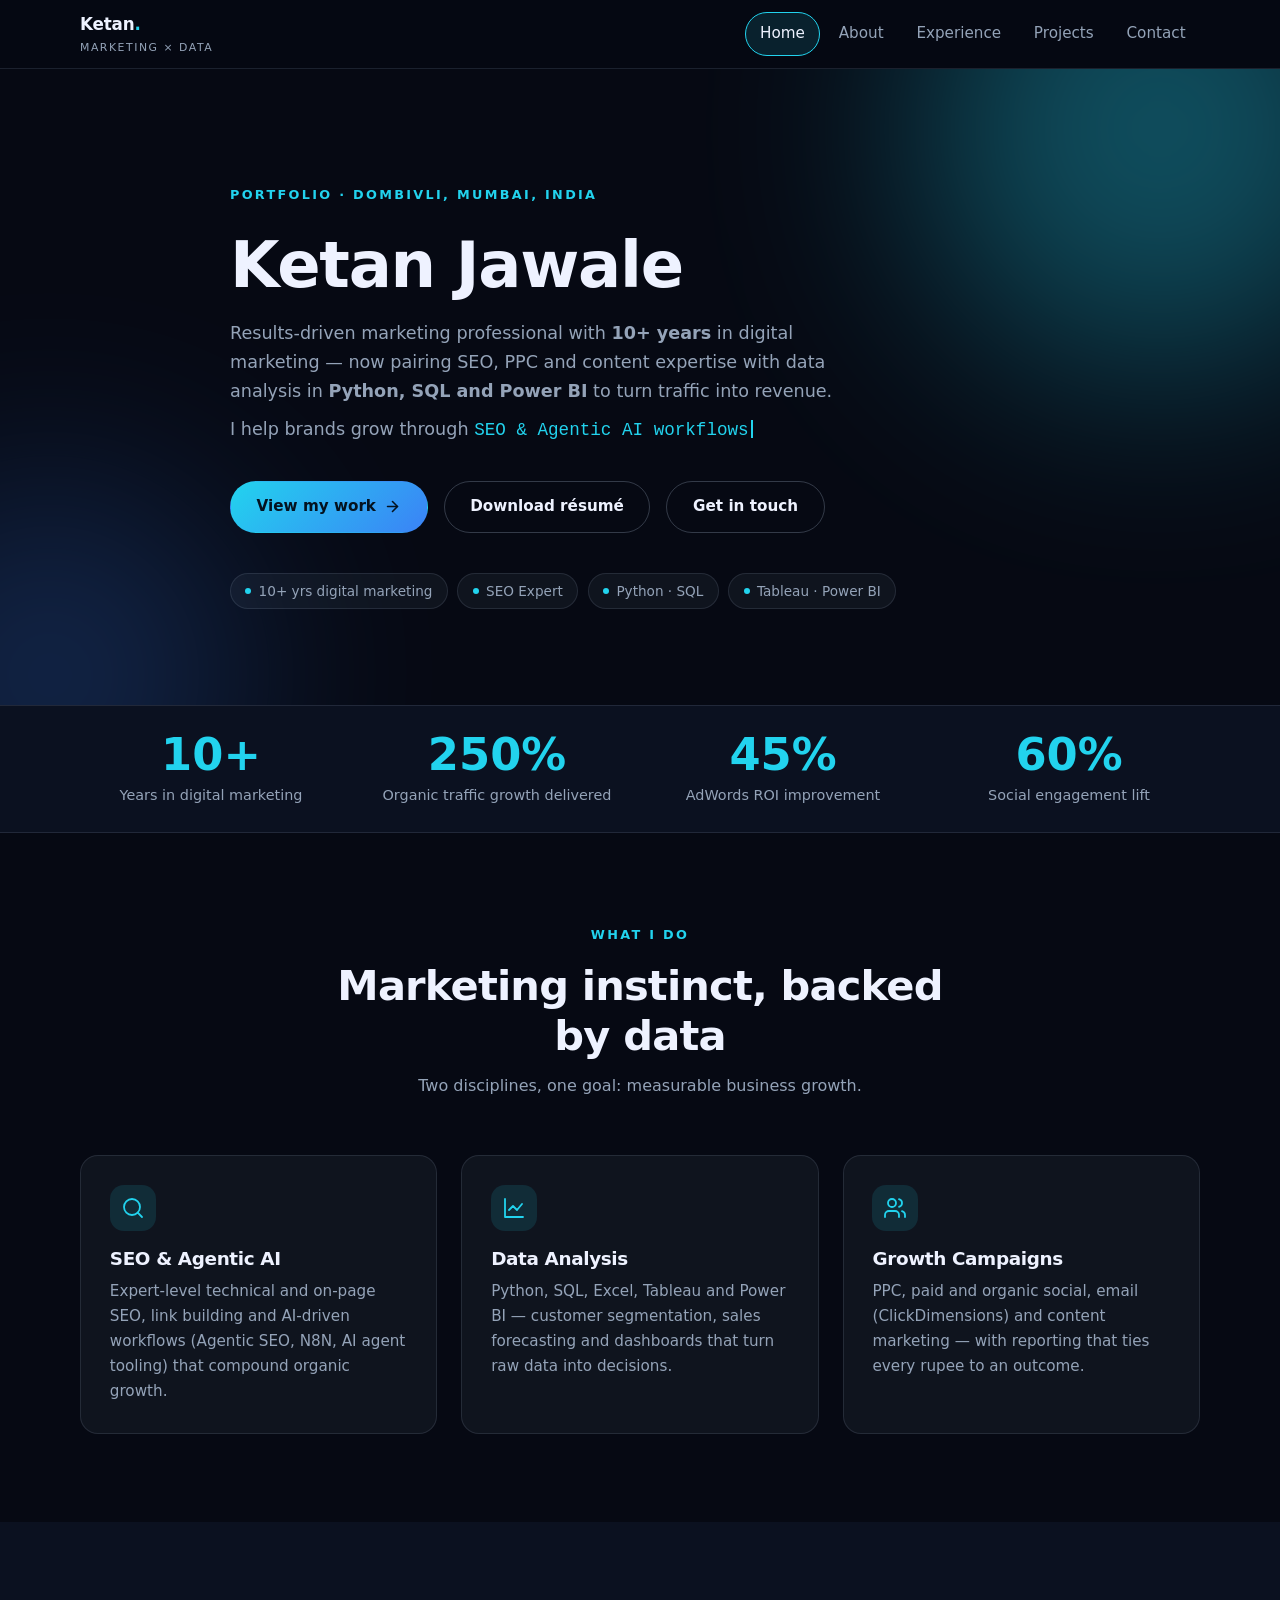
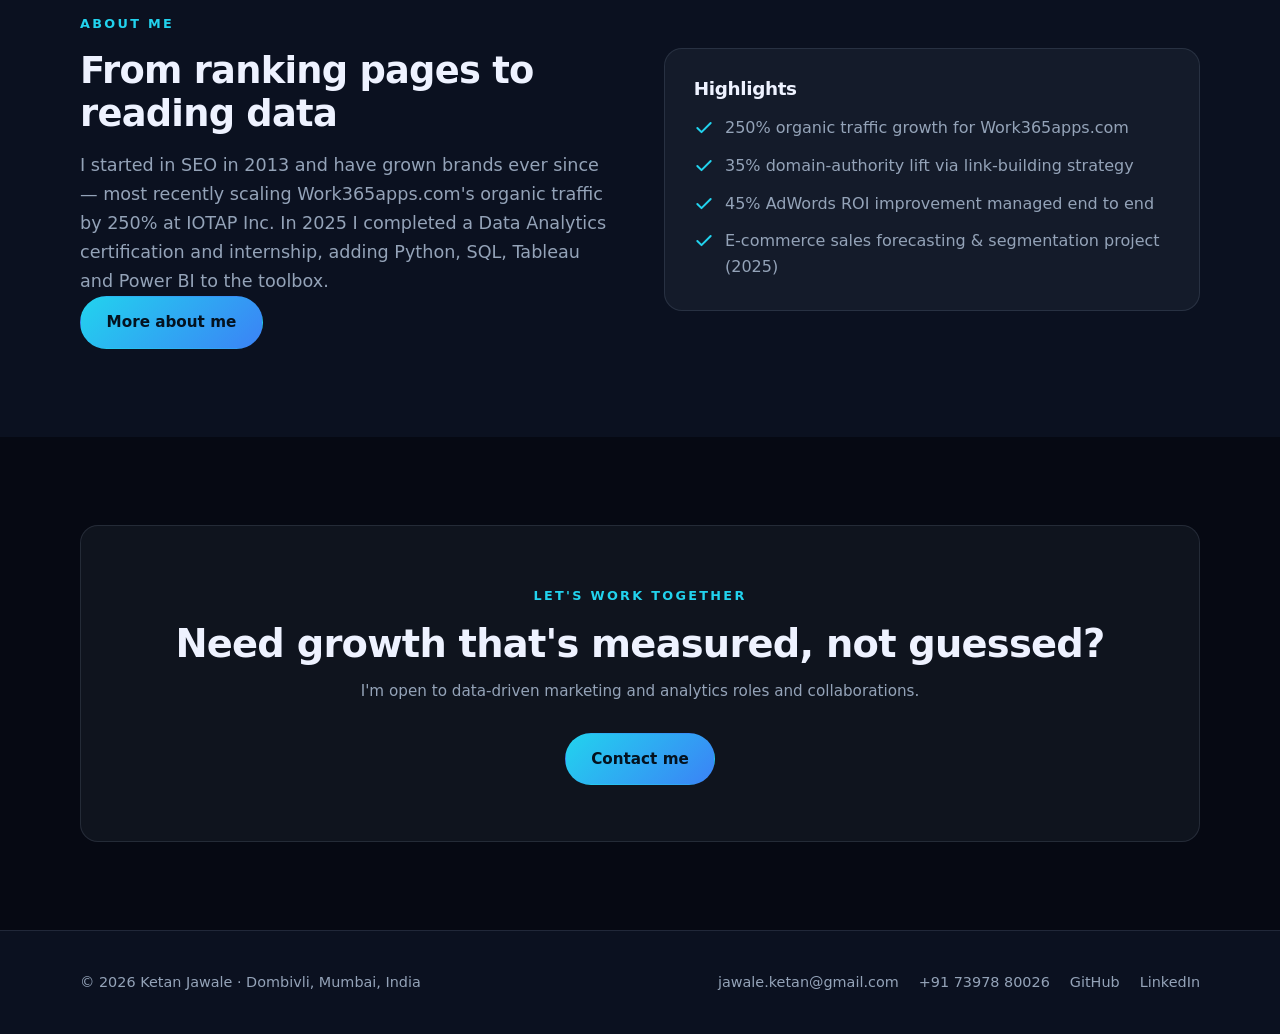
<file: index.html>
<!DOCTYPE html>
<html lang="en">
<head>
  <meta charset="UTF-8" />
  <meta name="viewport" content="width=device-width, initial-scale=1.0" />
  <title>Ketan Jawale — Digital Marketing &amp; Data Analyst</title>
  <meta name="description" content="Portfolio of Ketan Jawale — digital marketing professional with 10+ years of experience, now delivering data-driven insights with Python, SQL, Tableau and Power BI." />
  <link rel="icon" href="data:image/svg+xml,<svg xmlns='http://www.w3.org/2000/svg' viewBox='0 0 100 100'><rect width='100' height='100' rx='20' fill='%2322d3ee'/><text x='50' y='68' font-size='52' text-anchor='middle' font-family='sans-serif' font-weight='bold' fill='%2304121f'>K</text></svg>" />
  <link rel="stylesheet" href="css/style.css" />
</head>
<body>
  <!-- ================= Header ================= -->
  <header class="site-header">
    <div class="container nav">
      <a class="brand" href="index.html">
        <span>Ketan<span class="accent">.</span> &nbsp;</span>
        <span class="brand-tag">Marketing × Data</span>
      </a>
      <button class="nav-toggle" aria-expanded="false" aria-controls="nav-menu" aria-label="Toggle navigation menu">
        <span class="bar"></span>
        <span class="bar"></span>
        <span class="bar"></span>
      </button>
      <nav aria-label="Primary">
        <ul class="nav-list" id="nav-menu">
          <li><a href="index.html" aria-current="page">Home</a></li>
          <li><a href="about.html">About</a></li>
          <li><a href="experience.html">Experience</a></li>
          <li><a href="projects.html">Projects</a></li>
          <li><a href="contact.html">Contact</a></li>
        </ul>
      </nav>
    </div>
  </header>

  <main>
    <!-- ================= Hero ================= -->
    <section class="hero">
      <div class="hero-glow hero-glow-1" aria-hidden="true"></div>
      <div class="hero-glow hero-glow-2" aria-hidden="true"></div>
      <div class="container hero-inner">
        <span class="eyebrow">Portfolio · Dombivli, Mumbai, India</span>
        <h1>Ketan Jawale</h1>
        <p class="lead">
          Results-driven marketing professional with <strong>10+ years</strong> in digital marketing —
          now pairing SEO, PPC and content expertise with data analysis in
          <strong>Python, SQL and Power&nbsp;BI</strong> to turn traffic into revenue.
        </p>

        <p class="lead mt-sm" aria-hidden="true">
          I help brands grow through
          <span id="rotator" class="mono" data-words='["SEO &amp; Agentic AI workflows","PPC &amp; performance campaigns","Data analysis &amp; dashboards","Content &amp; social strategy"]'>SEO &amp; Agentic AI workflows</span><span class="cursor" aria-hidden="true"></span>
        </p>

        <div class="hero-cta">
          <a class="btn btn-primary" href="projects.html">
            View my work
            <svg viewBox="0 0 24 24" width="17" height="17" fill="none" stroke="currentColor" stroke-width="2.2" stroke-linecap="round" stroke-linejoin="round" aria-hidden="true"><path d="M5 12h14"/><path d="m12 5 7 7-7 7"/></svg>
          </a>
          <a class="btn btn-ghost" href="assets/Ketan_Jawale_Resume_Sept_2026.pdf" target="_blank" rel="noopener">Download résumé</a>
          <a class="btn btn-ghost" href="contact.html">Get in touch</a>
        </div>

        <div class="hero-tags">
          <span class="tag"><span class="dot"></span>10+ yrs digital marketing</span>
          <span class="tag"><span class="dot"></span>SEO Expert</span>
          <span class="tag"><span class="dot"></span>Python · SQL</span>
          <span class="tag"><span class="dot"></span>Tableau · Power BI</span>
        </div>
      </div>
    </section>

    <!-- ================= Stats ================= -->
    <section class="stats-band">
      <div class="container grid grid-4">
        <div class="stat reveal">
          <div class="stat-value" data-count="10" data-suffix="+">10+</div>
          <div class="stat-label">Years in digital marketing</div>
        </div>
        <div class="stat reveal">
          <div class="stat-value" data-count="250" data-suffix="%">250%</div>
          <div class="stat-label">Organic traffic growth delivered</div>
        </div>
        <div class="stat reveal">
          <div class="stat-value" data-count="45" data-suffix="%">45%</div>
          <div class="stat-label">AdWords ROI improvement</div>
        </div>
        <div class="stat reveal">
          <div class="stat-value" data-count="60" data-suffix="%">60%</div>
          <div class="stat-label">Social engagement lift</div>
        </div>
      </div>
    </section>

    <!-- ================= What I do ================= -->
    <section class="section">
      <div class="container">
        <div class="section-head reveal">
          <span class="eyebrow">What I do</span>
          <h2>Marketing instinct, backed by data</h2>
          <p>Two disciplines, one goal: measurable business growth.</p>
        </div>

        <div class="grid grid-3">
          <article class="card reveal">
            <span class="card-icon" aria-hidden="true">
              <svg viewBox="0 0 24 24" fill="none" stroke="currentColor" stroke-width="1.8" stroke-linecap="round" stroke-linejoin="round"><circle cx="11" cy="11" r="8"/><path d="m21 21-4.3-4.3"/></svg>
            </span>
            <h3>SEO &amp; Agentic AI</h3>
            <p>Expert-level technical and on-page SEO, link building and AI-driven workflows (Agentic SEO, N8N, AI agent tooling) that compound organic growth.</p>
          </article>

          <article class="card reveal">
            <span class="card-icon" aria-hidden="true">
              <svg viewBox="0 0 24 24" fill="none" stroke="currentColor" stroke-width="1.8" stroke-linecap="round" stroke-linejoin="round"><path d="M3 3v18h18"/><path d="m7 14 4-4 4 4 5-6"/></svg>
            </span>
            <h3>Data Analysis</h3>
            <p>Python, SQL, Excel, Tableau and Power BI — customer segmentation, sales forecasting and dashboards that turn raw data into decisions.</p>
          </article>

          <article class="card reveal">
            <span class="card-icon" aria-hidden="true">
              <svg viewBox="0 0 24 24" fill="none" stroke="currentColor" stroke-width="1.8" stroke-linecap="round" stroke-linejoin="round"><path d="M16 21v-2a4 4 0 0 0-4-4H6a4 4 0 0 0-4 4v2"/><circle cx="9" cy="7" r="4"/><path d="M22 21v-2a4 4 0 0 0-3-3.87"/><path d="M16 3.13a4 4 0 0 1 0 7.75"/></svg>
            </span>
            <h3>Growth Campaigns</h3>
            <p>PPC, paid and organic social, email (ClickDimensions) and content marketing — with reporting that ties every rupee to an outcome.</p>
          </article>
        </div>
      </div>
    </section>

    <!-- ================= About teaser ================= -->
    <section class="section section-alt">
      <div class="container grid grid-2 split">
        <div class="reveal">
          <span class="eyebrow">About me</span>
          <h2>From ranking pages to reading data</h2>
          <p class="lead">
            I started in SEO in 2013 and have grown brands ever since — most recently scaling
            Work365apps.com's organic traffic by 250% at IOTAP Inc. In 2025 I completed a Data
            Analytics certification and internship, adding Python, SQL, Tableau and Power BI to the toolbox.
          </p>
          <a class="btn btn-primary" href="about.html">More about me</a>
        </div>

        <div class="card reveal">
          <h3>Highlights</h3>
          <ul class="check-list">
            <li>
              <svg viewBox="0 0 24 24" fill="none" stroke="currentColor" stroke-width="2.4" stroke-linecap="round" stroke-linejoin="round" aria-hidden="true"><path d="M20 6 9 17l-5-5"/></svg>
              250% organic traffic growth for Work365apps.com
            </li>
            <li>
              <svg viewBox="0 0 24 24" fill="none" stroke="currentColor" stroke-width="2.4" stroke-linecap="round" stroke-linejoin="round" aria-hidden="true"><path d="M20 6 9 17l-5-5"/></svg>
              35% domain-authority lift via link-building strategy
            </li>
            <li>
              <svg viewBox="0 0 24 24" fill="none" stroke="currentColor" stroke-width="2.4" stroke-linecap="round" stroke-linejoin="round" aria-hidden="true"><path d="M20 6 9 17l-5-5"/></svg>
              45% AdWords ROI improvement managed end to end
            </li>
            <li>
              <svg viewBox="0 0 24 24" fill="none" stroke="currentColor" stroke-width="2.4" stroke-linecap="round" stroke-linejoin="round" aria-hidden="true"><path d="M20 6 9 17l-5-5"/></svg>
              E-commerce sales forecasting &amp; segmentation project (2025)
            </li>
          </ul>
        </div>
      </div>
    </section>

    <!-- ================= CTA band ================= -->
    <section class="section">
      <div class="container">
        <div class="card reveal cta-card">
          <span class="eyebrow">Let's work together</span>
          <h2>
            Need growth that's measured, not guessed?
          </h2>
          <p class="lead">
            I'm open to data-driven marketing and analytics roles and collaborations.
          </p>
          <a class="btn btn-primary" href="contact.html">Contact me</a>
        </div>
      </div>
    </section>
  </main>

  <!-- ================= Footer ================= -->
  <footer class="site-footer">
    <div class="container footer-inner">
      <p>© <span id="year">2026</span> Ketan Jawale · Dombivli, Mumbai, India</p>
      <div class="footer-links">
        <a href="mailto:jawale.ketan@gmail.com">jawale.ketan@gmail.com</a>
        <a href="tel:+917397880026">+91 73978 80026</a>
        <a href="https://github.com/jawaleketan" target="_blank" rel="noopener">GitHub</a>
        <a href="https://www.linkedin.com/" target="_blank" rel="noopener">LinkedIn</a>
      </div>
    </div>
  </footer>

  <script src="js/main.js"></script>
</body>
</html>
</file>
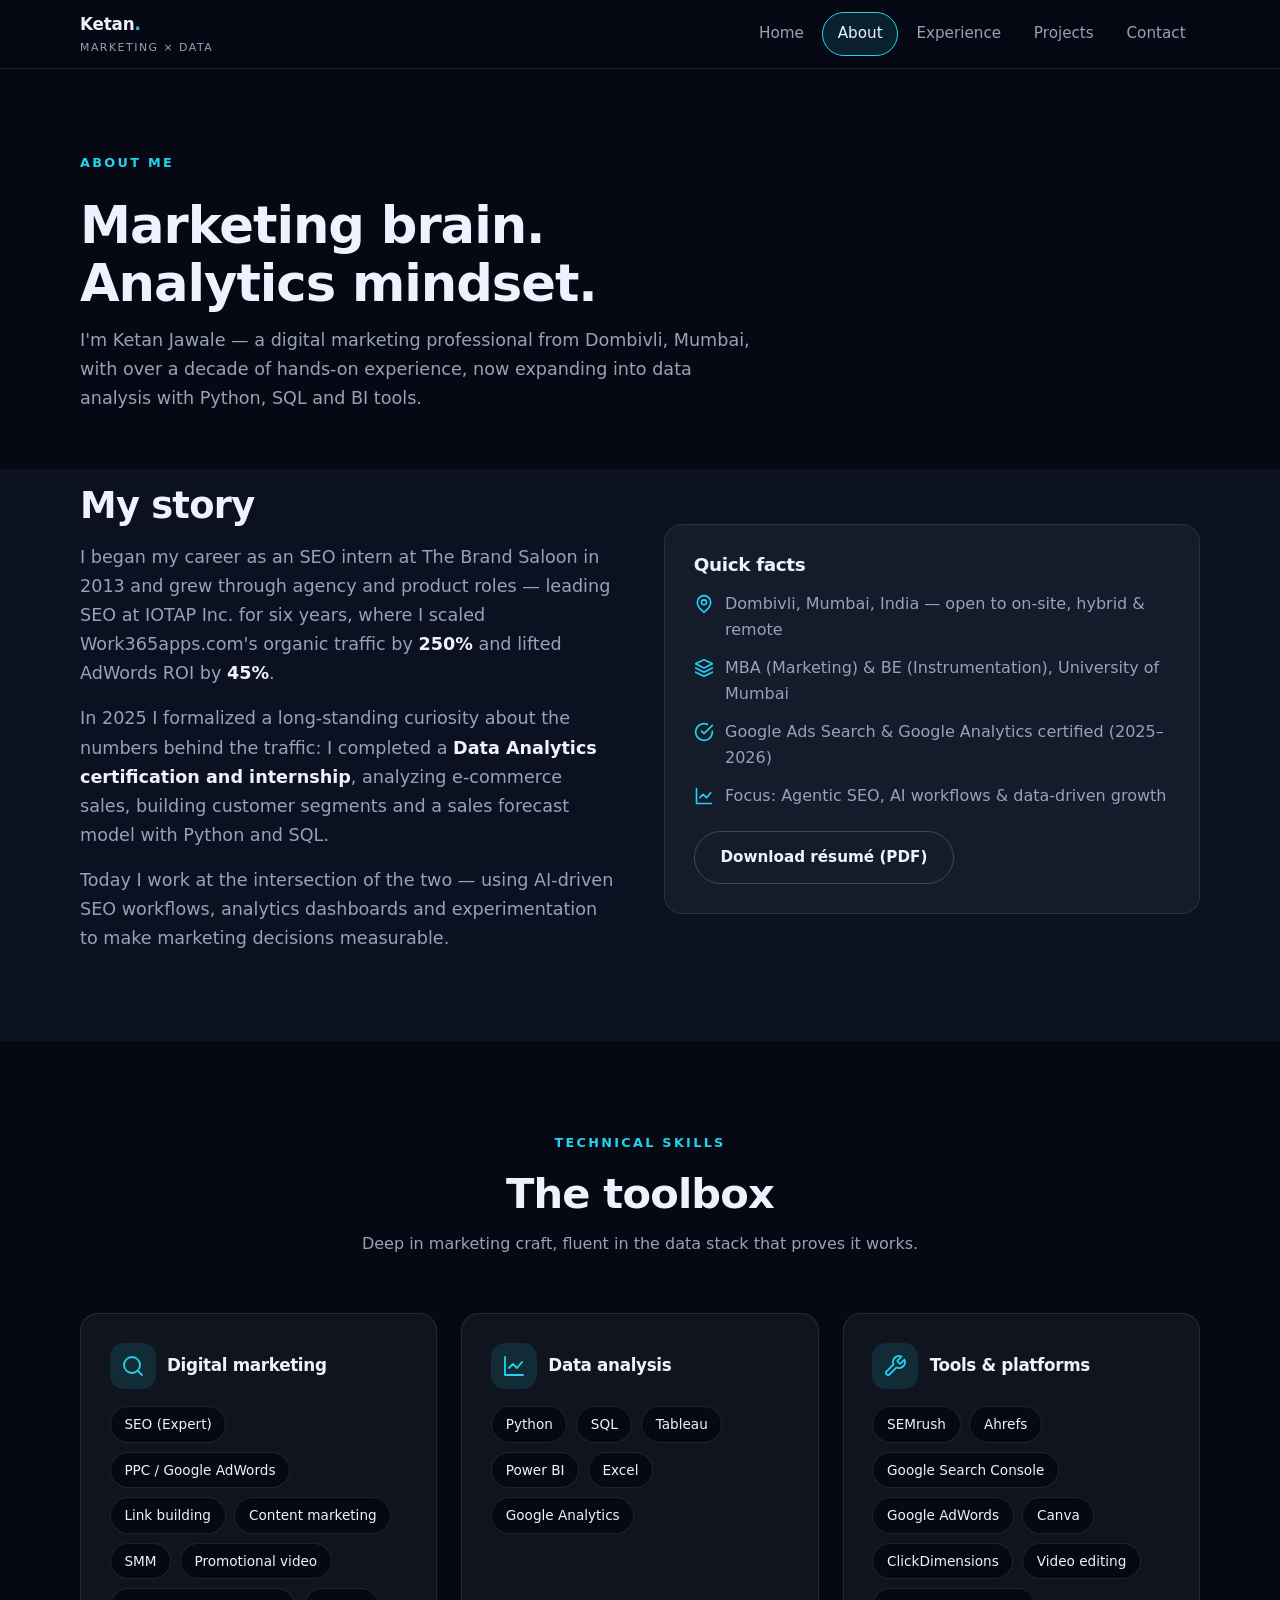
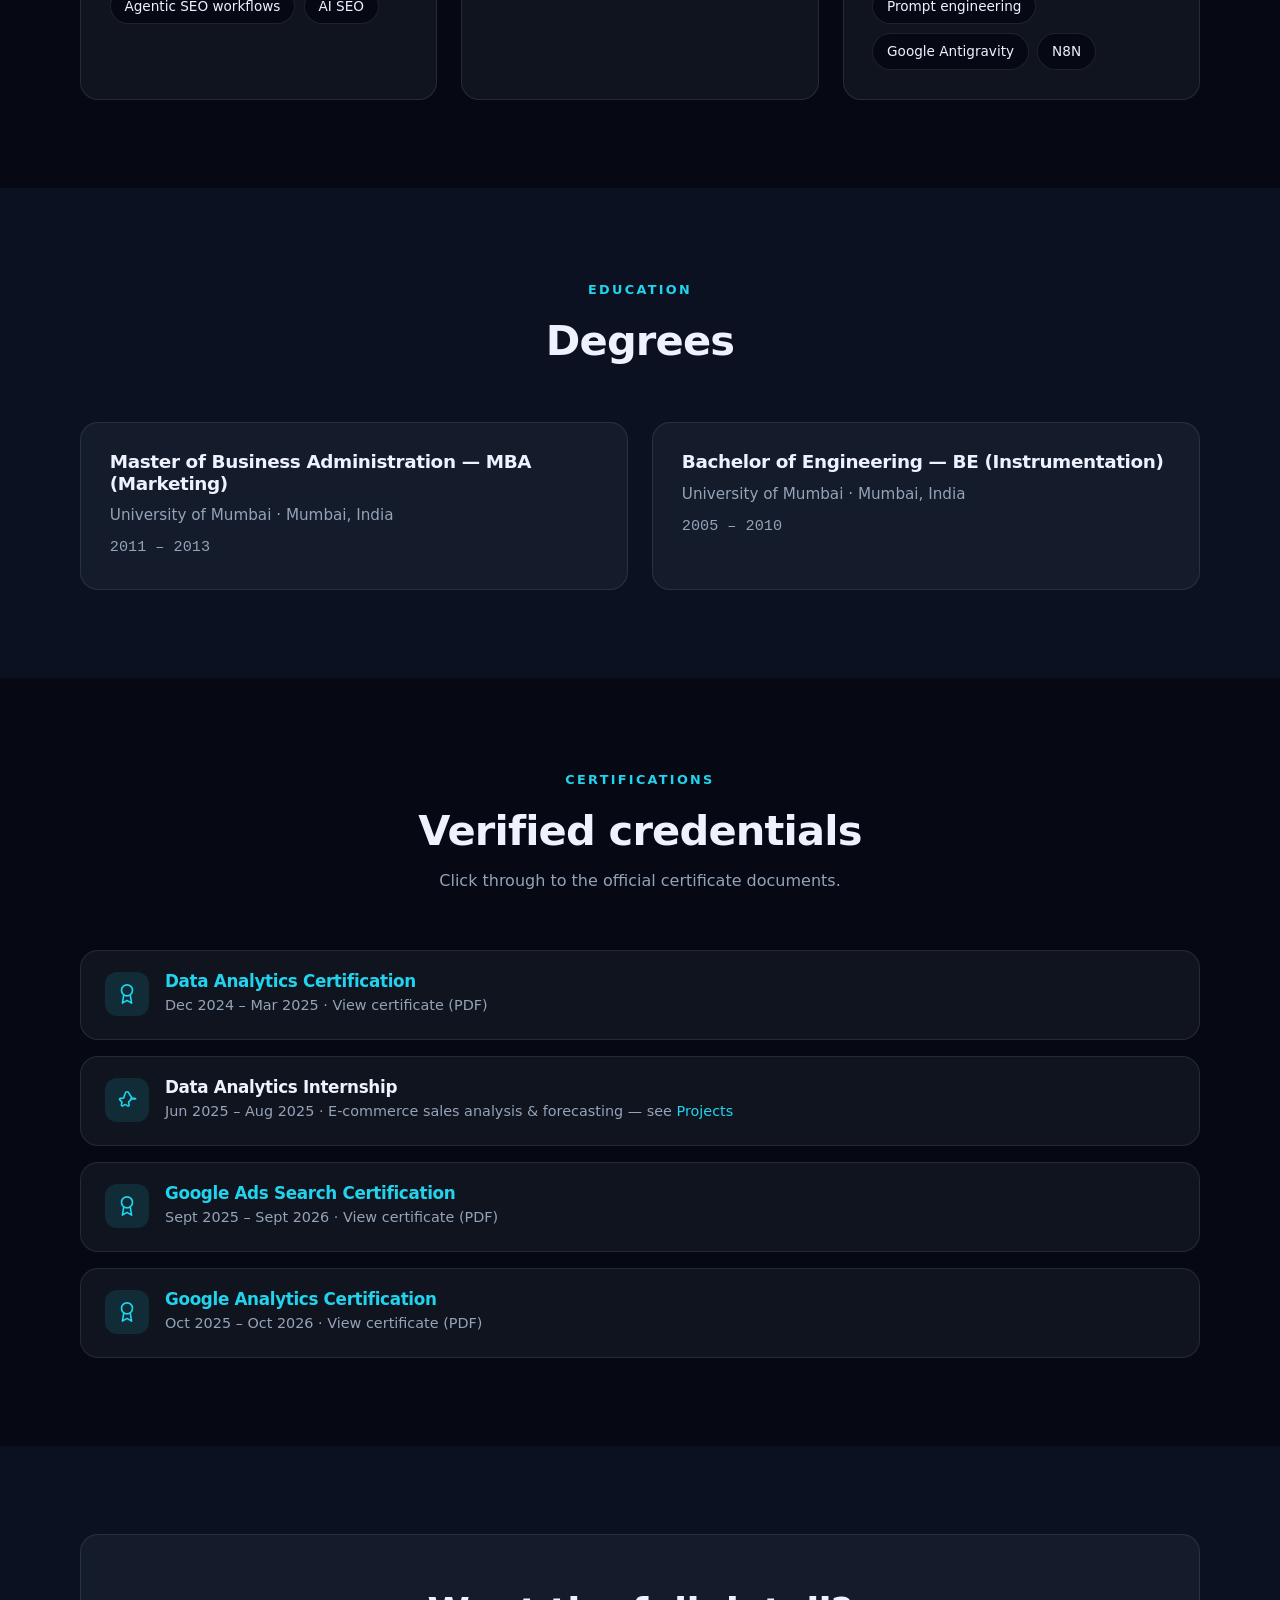
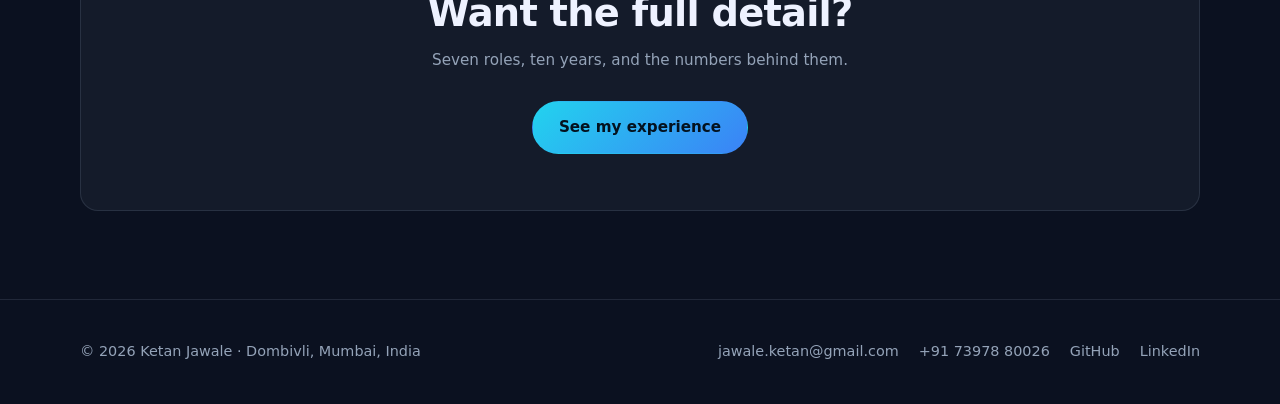
<file: about.html>
<!DOCTYPE html>
<html lang="en">
<head>
  <meta charset="UTF-8" />
  <meta name="viewport" content="width=device-width, initial-scale=1.0" />
  <title>About — Ketan Jawale</title>
  <meta name="description" content="About Ketan Jawale — 10+ years in digital marketing (SEO, PPC, content) expanding into data analytics with Python, SQL, Tableau and Power BI. Education, skills and certifications." />
  <link rel="icon" href="data:image/svg+xml,<svg xmlns='http://www.w3.org/2000/svg' viewBox='0 0 100 100'><rect width='100' height='100' rx='20' fill='%2322d3ee'/><text x='50' y='68' font-size='52' text-anchor='middle' font-family='sans-serif' font-weight='bold' fill='%2304121f'>K</text></svg>" />
  <link rel="stylesheet" href="css/style.css" />
</head>
<body>
  <!-- ================= Header ================= -->
  <header class="site-header">
    <div class="container nav">
      <a class="brand" href="index.html">
        <span>Ketan<span class="accent">.</span> &nbsp;</span>
        <span class="brand-tag">Marketing × Data</span>
      </a>
      <button class="nav-toggle" aria-expanded="false" aria-controls="nav-menu" aria-label="Toggle navigation menu">
        <span class="bar"></span>
        <span class="bar"></span>
        <span class="bar"></span>
      </button>
      <nav aria-label="Primary">
        <ul class="nav-list" id="nav-menu">
          <li><a href="index.html">Home</a></li>
          <li><a href="about.html" aria-current="page">About</a></li>
          <li><a href="experience.html">Experience</a></li>
          <li><a href="projects.html">Projects</a></li>
          <li><a href="contact.html">Contact</a></li>
        </ul>
      </nav>
    </div>
  </header>

  <main>
    <!-- ================= Page hero ================= -->
    <section class="page-hero">
      <div class="container">
        <span class="eyebrow">About me</span>
        <h1>Marketing brain.<br />Analytics mindset.</h1>
        <p class="lead">
          I'm Ketan Jawale — a digital marketing professional from Dombivli, Mumbai, with over a decade
          of hands-on experience, now expanding into data analysis with Python, SQL and BI tools.
        </p>
      </div>
    </section>

    <!-- ================= Story + quick facts ================= -->
    <section class="section section-alt">
      <div class="container grid grid-2 split">
        <div class="reveal">
          <h2>My story</h2>
          <div class="prose">
            <p class="lead">
              I began my career as an SEO intern at The Brand Saloon in 2013 and grew through agency and
              product roles — leading SEO at IOTAP Inc. for six years, where I scaled Work365apps.com's
              organic traffic by <strong>250%</strong> and lifted AdWords ROI by <strong>45%</strong>.
            </p>
            <p class="lead">
              In 2025 I formalized a long-standing curiosity about the numbers behind the traffic: I
              completed a <strong>Data Analytics certification and internship</strong>, analyzing e-commerce
              sales, building customer segments and a sales forecast model with Python and SQL.
            </p>
            <p class="lead">
              Today I work at the intersection of the two — using AI-driven SEO workflows, analytics
              dashboards and experimentation to make marketing decisions measurable.
            </p>
          </div>
        </div>

        <div class="card reveal">
          <h3>Quick facts</h3>
          <ul class="check-list">
            <li>
              <svg viewBox="0 0 24 24" fill="none" stroke="currentColor" stroke-width="2" stroke-linecap="round" stroke-linejoin="round" aria-hidden="true"><path d="M20 10c0 6-8 12-8 12s-8-6-8-12a8 8 0 0 1 16 0Z"/><circle cx="12" cy="10" r="3"/></svg>
              <span>Dombivli, Mumbai, India — open to on-site, hybrid &amp; remote</span>
            </li>
            <li>
              <svg viewBox="0 0 24 24" fill="none" stroke="currentColor" stroke-width="2" stroke-linecap="round" stroke-linejoin="round" aria-hidden="true"><path d="M12 2 2 7l10 5 10-5-10-5Z"/><path d="m2 17 10 5 10-5"/><path d="m2 12 10 5 10-5"/></svg>
              <span>MBA (Marketing) &amp; BE (Instrumentation), University of Mumbai</span>
            </li>
            <li>
              <svg viewBox="0 0 24 24" fill="none" stroke="currentColor" stroke-width="2" stroke-linecap="round" stroke-linejoin="round" aria-hidden="true"><path d="M22 11.08V12a10 10 0 1 1-5.93-9.14"/><path d="m9 11 3 3L22 4"/></svg>
              <span>Google Ads Search &amp; Google Analytics certified (2025–2026)</span>
            </li>
            <li>
              <svg viewBox="0 0 24 24" fill="none" stroke="currentColor" stroke-width="2" stroke-linecap="round" stroke-linejoin="round" aria-hidden="true"><path d="M3 3v18h18"/><path d="m7 14 4-4 4 4 5-6"/></svg>
              <span>Focus: Agentic SEO, AI workflows &amp; data-driven growth</span>
            </li>
          </ul>
          <a class="btn btn-ghost mt-md" href="assets/Ketan_Jawale_Resume_Sept_2026.pdf" target="_blank" rel="noopener">Download résumé (PDF)</a>
        </div>
      </div>
    </section>

    <!-- ================= Skills ================= -->
    <section class="section">
      <div class="container">
        <div class="section-head reveal">
          <span class="eyebrow">Technical skills</span>
          <h2>The toolbox</h2>
          <p>Deep in marketing craft, fluent in the data stack that proves it works.</p>
        </div>

        <div class="grid grid-3">
          <div class="card skill-group reveal">
            <h3>
              <span class="card-icon" aria-hidden="true">
                <svg viewBox="0 0 24 24" fill="none" stroke="currentColor" stroke-width="1.8" stroke-linecap="round" stroke-linejoin="round"><circle cx="11" cy="11" r="8"/><path d="m21 21-4.3-4.3"/></svg>
              </span>
              Digital marketing
            </h3>
            <div class="chips">
              <span class="chip">SEO (Expert)</span>
              <span class="chip">PPC / Google AdWords</span>
              <span class="chip">Link building</span>
              <span class="chip">Content marketing</span>
              <span class="chip">SMM</span>
              <span class="chip">Promotional video</span>
              <span class="chip">Agentic SEO workflows</span>
              <span class="chip">AI SEO</span>
            </div>
          </div>

          <div class="card skill-group reveal">
            <h3>
              <span class="card-icon" aria-hidden="true">
                <svg viewBox="0 0 24 24" fill="none" stroke="currentColor" stroke-width="1.8" stroke-linecap="round" stroke-linejoin="round"><path d="M3 3v18h18"/><path d="m7 14 4-4 4 4 5-6"/></svg>
              </span>
              Data analysis
            </h3>
            <div class="chips">
              <span class="chip">Python</span>
              <span class="chip">SQL</span>
              <span class="chip">Tableau</span>
              <span class="chip">Power BI</span>
              <span class="chip">Excel</span>
              <span class="chip">Google Analytics</span>
            </div>
          </div>

          <div class="card skill-group reveal">
            <h3>
              <span class="card-icon" aria-hidden="true">
                <svg viewBox="0 0 24 24" fill="none" stroke="currentColor" stroke-width="1.8" stroke-linecap="round" stroke-linejoin="round"><path d="M14.7 6.3a1 1 0 0 0 0 1.4l1.6 1.6a1 1 0 0 0 1.4 0l3.77-3.77a6 6 0 0 1-7.94 7.94l-6.91 6.91a2.12 2.12 0 0 1-3-3l6.91-6.91a6 6 0 0 1 7.94-7.94l-3.76 3.76z"/></svg>
              </span>
              Tools &amp; platforms
            </h3>
            <div class="chips">
              <span class="chip">SEMrush</span>
              <span class="chip">Ahrefs</span>
              <span class="chip">Google Search Console</span>
              <span class="chip">Google AdWords</span>
              <span class="chip">Canva</span>
              <span class="chip">ClickDimensions</span>
              <span class="chip">Video editing</span>
              <span class="chip">Prompt engineering</span>
              <span class="chip">Google Antigravity</span>
              <span class="chip">N8N</span>
            </div>
          </div>
        </div>
      </div>
    </section>

    <!-- ================= Education ================= -->
    <section class="section section-alt">
      <div class="container">
        <div class="section-head reveal">
          <span class="eyebrow">Education</span>
          <h2>Degrees</h2>
        </div>

        <div class="grid grid-2">
          <div class="card reveal">
            <h3>Master of Business Administration — MBA (Marketing)</h3>
            <p>University of Mumbai · Mumbai, India</p>
            <p class="mono accent date-line">2011 – 2013</p>
          </div>
          <div class="card reveal">
            <h3>Bachelor of Engineering — BE (Instrumentation)</h3>
            <p>University of Mumbai · Mumbai, India</p>
            <p class="mono accent date-line">2005 – 2010</p>
          </div>
        </div>
      </div>
    </section>

    <!-- ================= Certifications ================= -->
    <section class="section">
      <div class="container">
        <div class="section-head reveal">
          <span class="eyebrow">Certifications</span>
          <h2>Verified credentials</h2>
          <p>Click through to the official certificate documents.</p>
        </div>

        <div class="cert-list">
          <a class="cert-item reveal" href="https://github.com/jawaleketan/Data_Analytics_Certification/blob/main/Data_Analytics_Certified.pdf" target="_blank" rel="noopener">
            <span class="icon-lg" aria-hidden="true">
              <svg viewBox="0 0 24 24" fill="none" stroke="currentColor" stroke-width="1.8" stroke-linecap="round" stroke-linejoin="round"><circle cx="12" cy="8" r="6"/><path d="M15.5 13 17 22l-5-3-5 3 1.5-9"/></svg>
            </span>
            <span>
              <h3>Data Analytics Certification</h3>
              <p>Dec 2024 – Mar 2025 · View certificate (PDF)</p>
            </span>
          </a>

          <div class="cert-item reveal">
            <span class="icon-lg" aria-hidden="true">
              <svg viewBox="0 0 24 24" fill="none" stroke="currentColor" stroke-width="1.8" stroke-linecap="round" stroke-linejoin="round"><path d="M21.42 10.92a1 1 0 0 0-.91-.67l-2.57-.2a1 1 0 0 1-.91-.73L14 4.55a2 2 0 0 0-3.9 0l-1.6 4.77a1 1 0 0 1-.91.73l-2.57.2a1 1 0 0 0-.91 1.67l2 1.87a1 1 0 0 1 .3 1l-.5 2.53a1 1 0 0 0 1.48 1.06l2.2-1.3a1 1 0 0 1 1.02 0l2.2 1.3a1 1 0 0 0 1.48-1.06l-.5-2.53a1 1 0 0 1 .3-1l2-1.87a1 1 0 0 0 .05-1.42Z"/></svg>
            </span>
            <span>
              <h3>Data Analytics Internship</h3>
              <p>Jun 2025 – Aug 2025 · E-commerce sales analysis &amp; forecasting — see <a href="projects.html">Projects</a></p>
            </span>
          </div>

          <a class="cert-item reveal" href="https://github.com/jawaleketan/google-digital-marketing-certification-2026/blob/main/Google%20Seach%20Ads%20Certified.pdf" target="_blank" rel="noopener">
            <span class="icon-lg" aria-hidden="true">
              <svg viewBox="0 0 24 24" fill="none" stroke="currentColor" stroke-width="1.8" stroke-linecap="round" stroke-linejoin="round"><circle cx="12" cy="8" r="6"/><path d="M15.5 13 17 22l-5-3-5 3 1.5-9"/></svg>
            </span>
            <span>
              <h3>Google Ads Search Certification</h3>
              <p>Sept 2025 – Sept 2026 · View certificate (PDF)</p>
            </span>
          </a>

          <a class="cert-item reveal" href="https://github.com/jawaleketan/google-digital-marketing-certification-2026/blob/main/Google%20Analytics%20Certified.pdf" target="_blank" rel="noopener">
            <span class="icon-lg" aria-hidden="true">
              <svg viewBox="0 0 24 24" fill="none" stroke="currentColor" stroke-width="1.8" stroke-linecap="round" stroke-linejoin="round"><circle cx="12" cy="8" r="6"/><path d="M15.5 13 17 22l-5-3-5 3 1.5-9"/></svg>
            </span>
            <span>
              <h3>Google Analytics Certification</h3>
              <p>Oct 2025 – Oct 2026 · View certificate (PDF)</p>
            </span>
          </a>
        </div>
      </div>
    </section>

    <!-- ================= CTA ================= -->
    <section class="section section-alt">
      <div class="container">
        <div class="card reveal cta-card">
          <h2>Want the full detail?</h2>
          <p class="lead">Seven roles, ten years, and the numbers behind them.</p>
          <a class="btn btn-primary" href="experience.html">See my experience</a>
        </div>
      </div>
    </section>
  </main>

  <!-- ================= Footer ================= -->
  <footer class="site-footer">
    <div class="container footer-inner">
      <p>© <span id="year">2026</span> Ketan Jawale · Dombivli, Mumbai, India</p>
      <div class="footer-links">
        <a href="mailto:jawale.ketan@gmail.com">jawale.ketan@gmail.com</a>
        <a href="tel:+917397880026">+91 73978 80026</a>
        <a href="https://github.com/jawaleketan" target="_blank" rel="noopener">GitHub</a>
        <a href="https://www.linkedin.com/" target="_blank" rel="noopener">LinkedIn</a>
      </div>
    </div>
  </footer>

  <script src="js/main.js"></script>
</body>
</html>
</file>
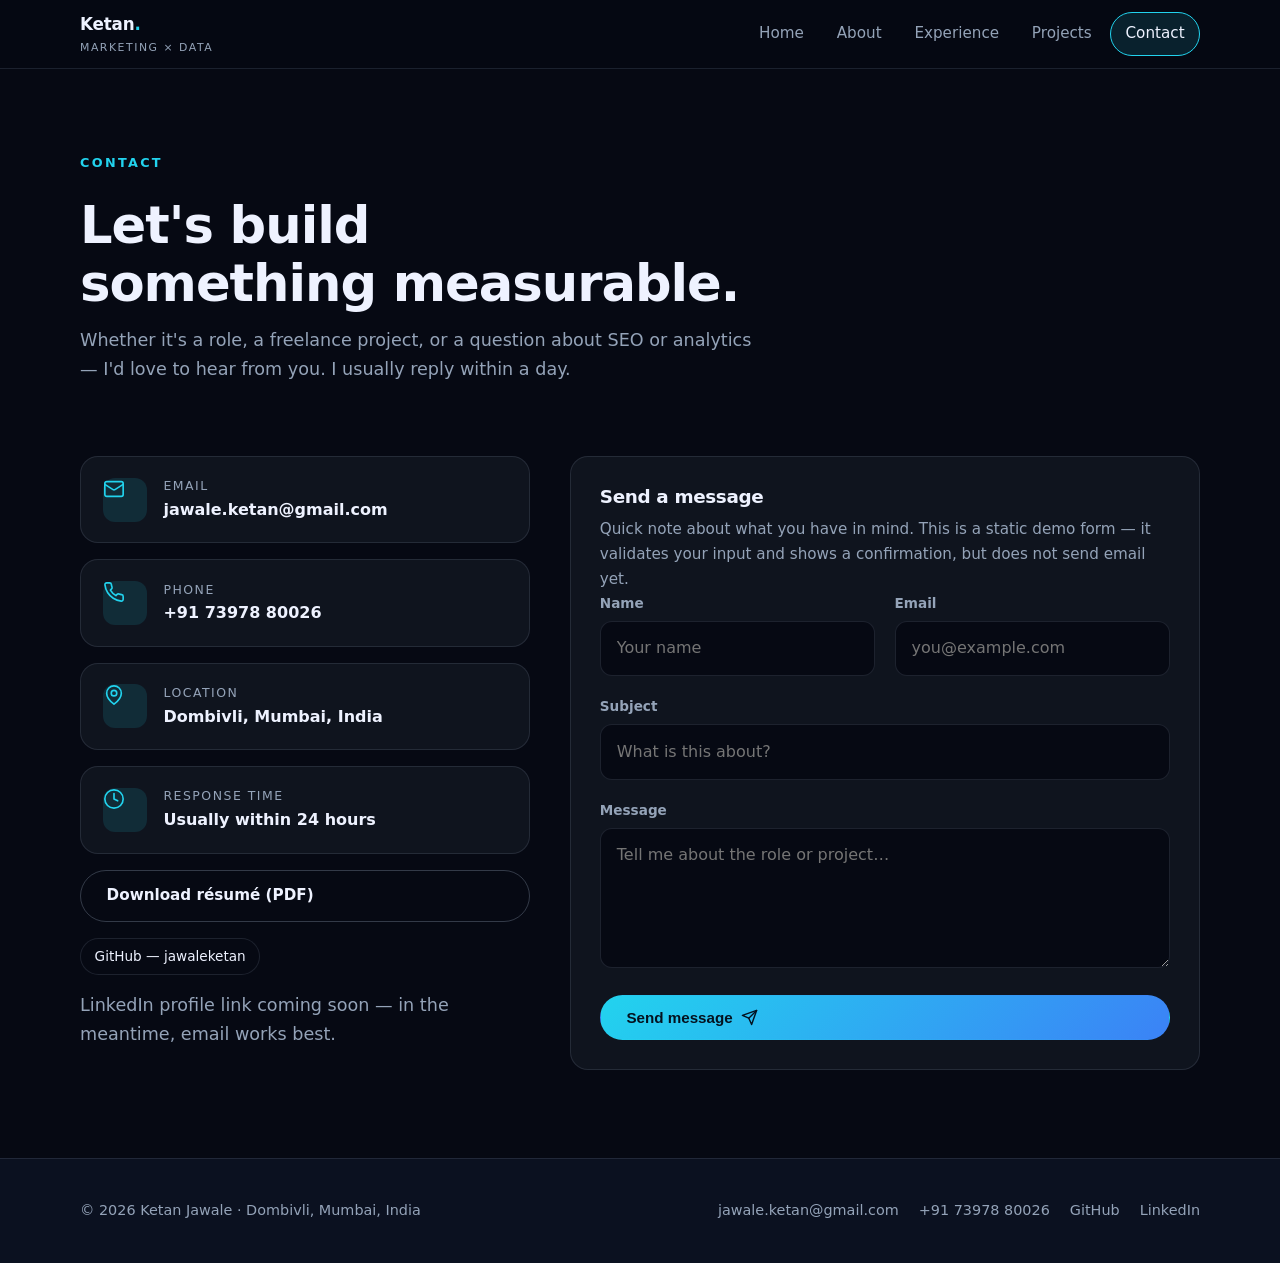
<file: contact.html>
<!DOCTYPE html>
<html lang="en">
<head>
  <meta charset="UTF-8" />
  <meta name="viewport" content="width=device-width, initial-scale=1.0" />
  <title>Contact — Ketan Jawale</title>
  <meta name="description" content="Contact Ketan Jawale — digital marketing and data analysis professional in Dombivli, Mumbai. Email, phone, and a quick contact form." />
  <link rel="icon" href="data:image/svg+xml,<svg xmlns='http://www.w3.org/2000/svg' viewBox='0 0 100 100'><rect width='100' height='100' rx='20' fill='%2322d3ee'/><text x='50' y='68' font-size='52' text-anchor='middle' font-family='sans-serif' font-weight='bold' fill='%2304121f'>K</text></svg>" />
  <link rel="stylesheet" href="css/style.css" />
</head>
<body>
  <!-- ================= Header ================= -->
  <header class="site-header">
    <div class="container nav">
      <a class="brand" href="index.html">
        <span>Ketan<span class="accent">.</span> &nbsp;</span>
        <span class="brand-tag">Marketing × Data</span>
      </a>
      <button class="nav-toggle" aria-expanded="false" aria-controls="nav-menu" aria-label="Toggle navigation menu">
        <span class="bar"></span>
        <span class="bar"></span>
        <span class="bar"></span>
      </button>
      <nav aria-label="Primary">
        <ul class="nav-list" id="nav-menu">
          <li><a href="index.html">Home</a></li>
          <li><a href="about.html">About</a></li>
          <li><a href="experience.html">Experience</a></li>
          <li><a href="projects.html">Projects</a></li>
          <li><a href="contact.html" aria-current="page">Contact</a></li>
        </ul>
      </nav>
    </div>
  </header>

  <main>
    <!-- ================= Page hero ================= -->
    <section class="page-hero">
      <div class="container">
        <span class="eyebrow">Contact</span>
        <h1>Let's build<br />something measurable.</h1>
        <p class="lead">
          Whether it's a role, a freelance project, or a question about SEO or analytics —
          I'd love to hear from you. I usually reply within a day.
        </p>
      </div>
    </section>

    <!-- ================= Contact ================= -->
    <section class="section">
      <div class="container contact-grid">
        <div class="contact-cards reveal">
          <a class="contact-card" href="mailto:jawale.ketan@gmail.com">
            <span class="icon-lg" aria-hidden="true">
              <svg viewBox="0 0 24 24" fill="none" stroke="currentColor" stroke-width="1.8" stroke-linecap="round" stroke-linejoin="round"><rect width="20" height="16" x="2" y="4" rx="2"/><path d="m22 7-8.97 5.7a1.94 1.94 0 0 1-2.06 0L2 7"/></svg>
            </span>
            <span>
              <span class="label">Email</span>
              <span class="value">jawale.ketan@gmail.com</span>
            </span>
          </a>

          <a class="contact-card" href="tel:+917397880026">
            <span class="icon-lg" aria-hidden="true">
              <svg viewBox="0 0 24 24" fill="none" stroke="currentColor" stroke-width="1.8" stroke-linecap="round" stroke-linejoin="round"><path d="M22 16.92v3a2 2 0 0 1-2.18 2 19.79 19.79 0 0 1-8.63-3.07 19.5 19.5 0 0 1-6-6 19.79 19.79 0 0 1-3.07-8.67A2 2 0 0 1 4.11 2h3a2 2 0 0 1 2 1.72 12.84 12.84 0 0 0 .7 2.81 2 2 0 0 1-.45 2.11L8.09 9.91a16 16 0 0 0 6 6l1.27-1.27a2 2 0 0 1 2.11-.45 12.84 12.84 0 0 0 2.81.7A2 2 0 0 1 22 16.92z"/></svg>
            </span>
            <span>
              <span class="label">Phone</span>
              <span class="value">+91 73978 80026</span>
            </span>
          </a>

          <div class="contact-card">
            <span class="icon-lg" aria-hidden="true">
              <svg viewBox="0 0 24 24" fill="none" stroke="currentColor" stroke-width="1.8" stroke-linecap="round" stroke-linejoin="round"><path d="M20 10c0 6-8 12-8 12s-8-6-8-12a8 8 0 0 1 16 0Z"/><circle cx="12" cy="10" r="3"/></svg>
            </span>
            <span>
              <span class="label">Location</span>
              <span class="value">Dombivli, Mumbai, India</span>
            </span>
          </div>

          <div class="contact-card">
            <span class="icon-lg" aria-hidden="true">
              <svg viewBox="0 0 24 24" fill="none" stroke="currentColor" stroke-width="1.8" stroke-linecap="round" stroke-linejoin="round"><circle cx="12" cy="12" r="10"/><path d="M12 6v6l4 2"/></svg>
            </span>
            <span>
              <span class="label">Response time</span>
              <span class="value">Usually within 24 hours</span>
            </span>
          </div>

          <a class="btn btn-ghost" href="assets/Ketan_Jawale_Resume_Sept_2026.pdf" target="_blank" rel="noopener">Download résumé (PDF)</a>
          <div class="chips">
            <a class="chip" href="https://github.com/jawaleketan" target="_blank" rel="noopener">GitHub — jawaleketan</a>
          </div>
          <p class="lead">LinkedIn profile link coming soon — in the meantime, email works best.</p>
        </div>

        <div class="card reveal">
          <h3>Send a message</h3>
          <p>
            Quick note about what you have in mind. This is a static demo form — it validates your
            input and shows a confirmation, but does not send email yet.
          </p>

          <form id="contact-form" class="form-grid" novalidate>
            <div class="form-row">
              <div class="field">
                <label for="name">Name</label>
                <input id="name" name="name" type="text" autocomplete="name" placeholder="Your name" required />
              </div>
              <div class="field">
                <label for="email">Email</label>
                <input id="email" name="email" type="email" autocomplete="email" placeholder="you@example.com" required />
              </div>
            </div>

            <div class="field">
              <label for="subject">Subject</label>
              <input id="subject" name="subject" type="text" placeholder="What is this about?" />
            </div>

            <div class="field">
              <label for="message">Message</label>
              <textarea id="message" name="message" placeholder="Tell me about the role or project…" required></textarea>
            </div>

            <div class="form-status" id="form-status" role="status" aria-live="polite"></div>

            <button class="btn btn-primary" type="submit">
              Send message
              <svg viewBox="0 0 24 24" width="17" height="17" fill="none" stroke="currentColor" stroke-width="2" stroke-linecap="round" stroke-linejoin="round" aria-hidden="true"><path d="m22 2-7 20-4-9-9-4Z"/><path d="M22 2 11 13"/></svg>
            </button>
          </form>
        </div>
      </div>
    </section>
  </main>

  <!-- ================= Footer ================= -->
  <footer class="site-footer">
    <div class="container footer-inner">
      <p>© <span id="year">2026</span> Ketan Jawale · Dombivli, Mumbai, India</p>
      <div class="footer-links">
        <a href="mailto:jawale.ketan@gmail.com">jawale.ketan@gmail.com</a>
        <a href="tel:+917397880026">+91 73978 80026</a>
        <a href="https://github.com/jawaleketan" target="_blank" rel="noopener">GitHub</a>
        <a href="https://www.linkedin.com/" target="_blank" rel="noopener">LinkedIn</a>
      </div>
    </div>
  </footer>

  <script src="js/main.js"></script>
</body>
</html>
</file>
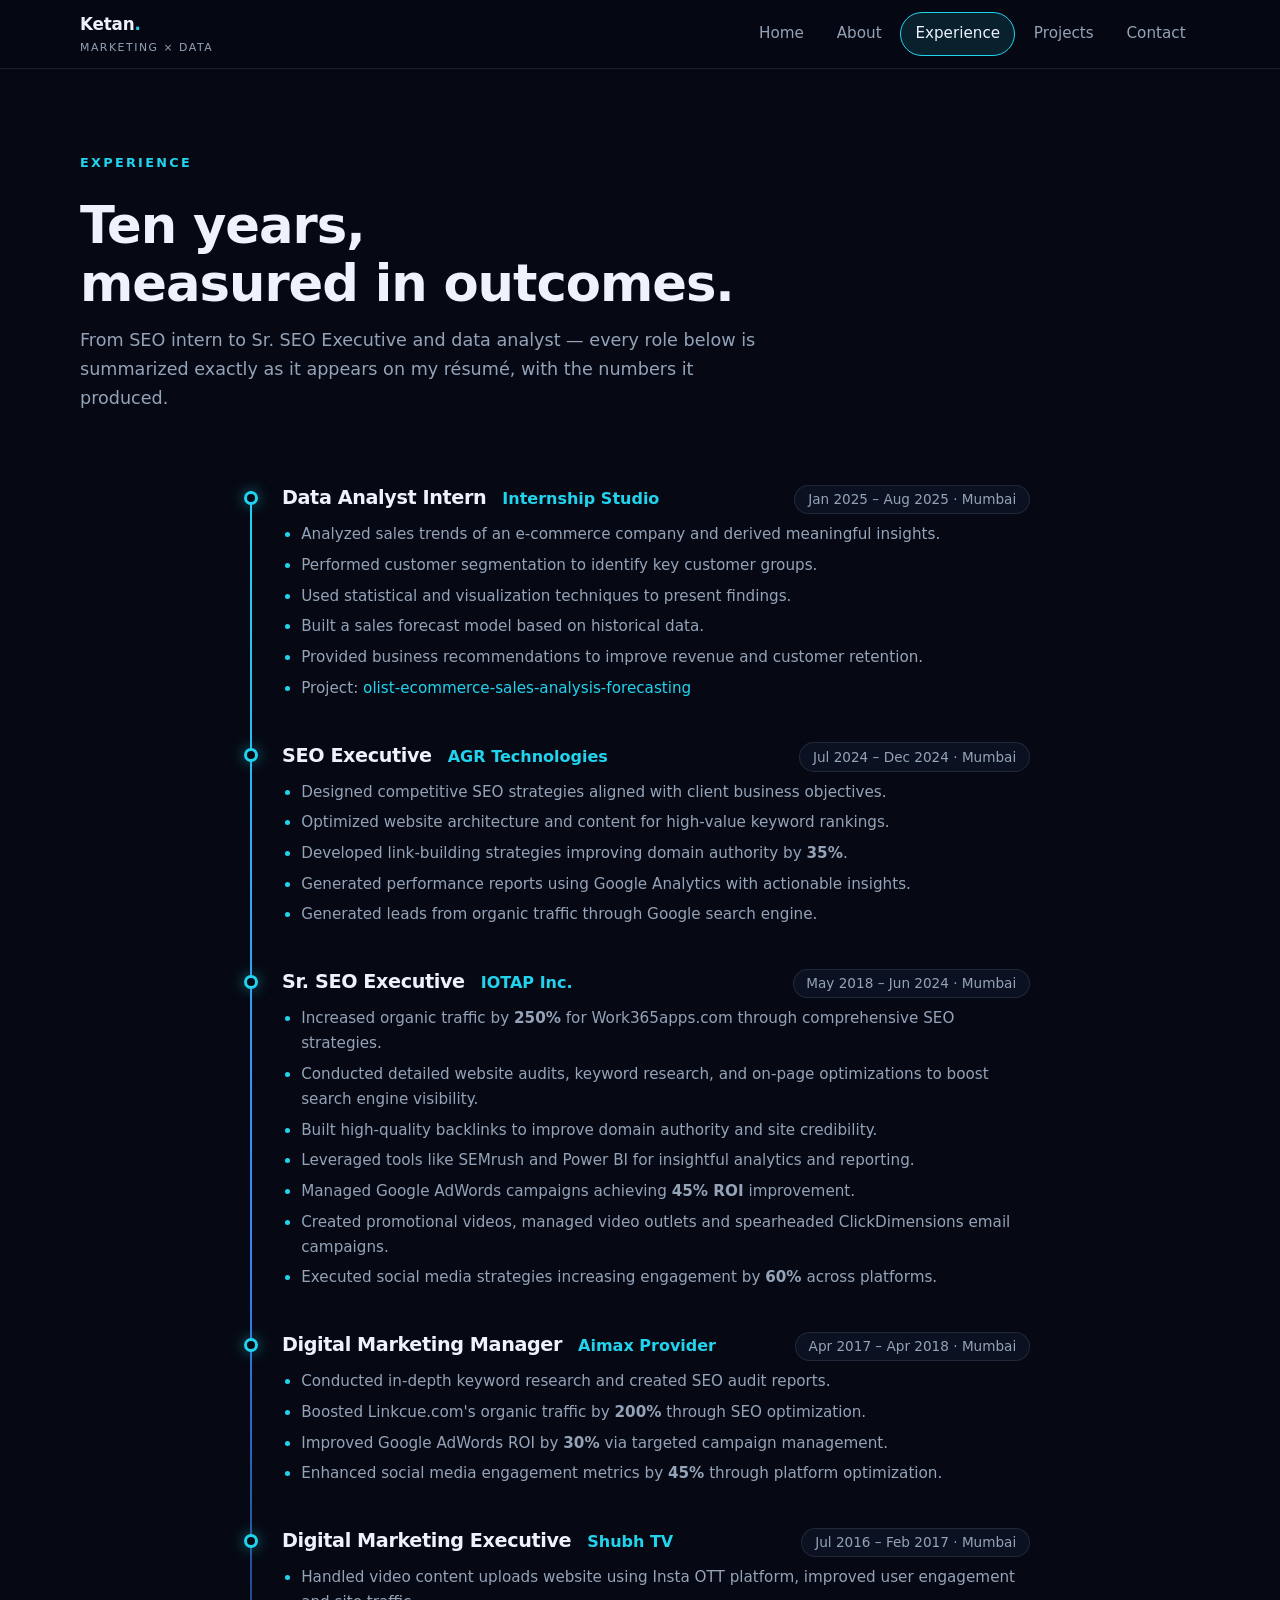
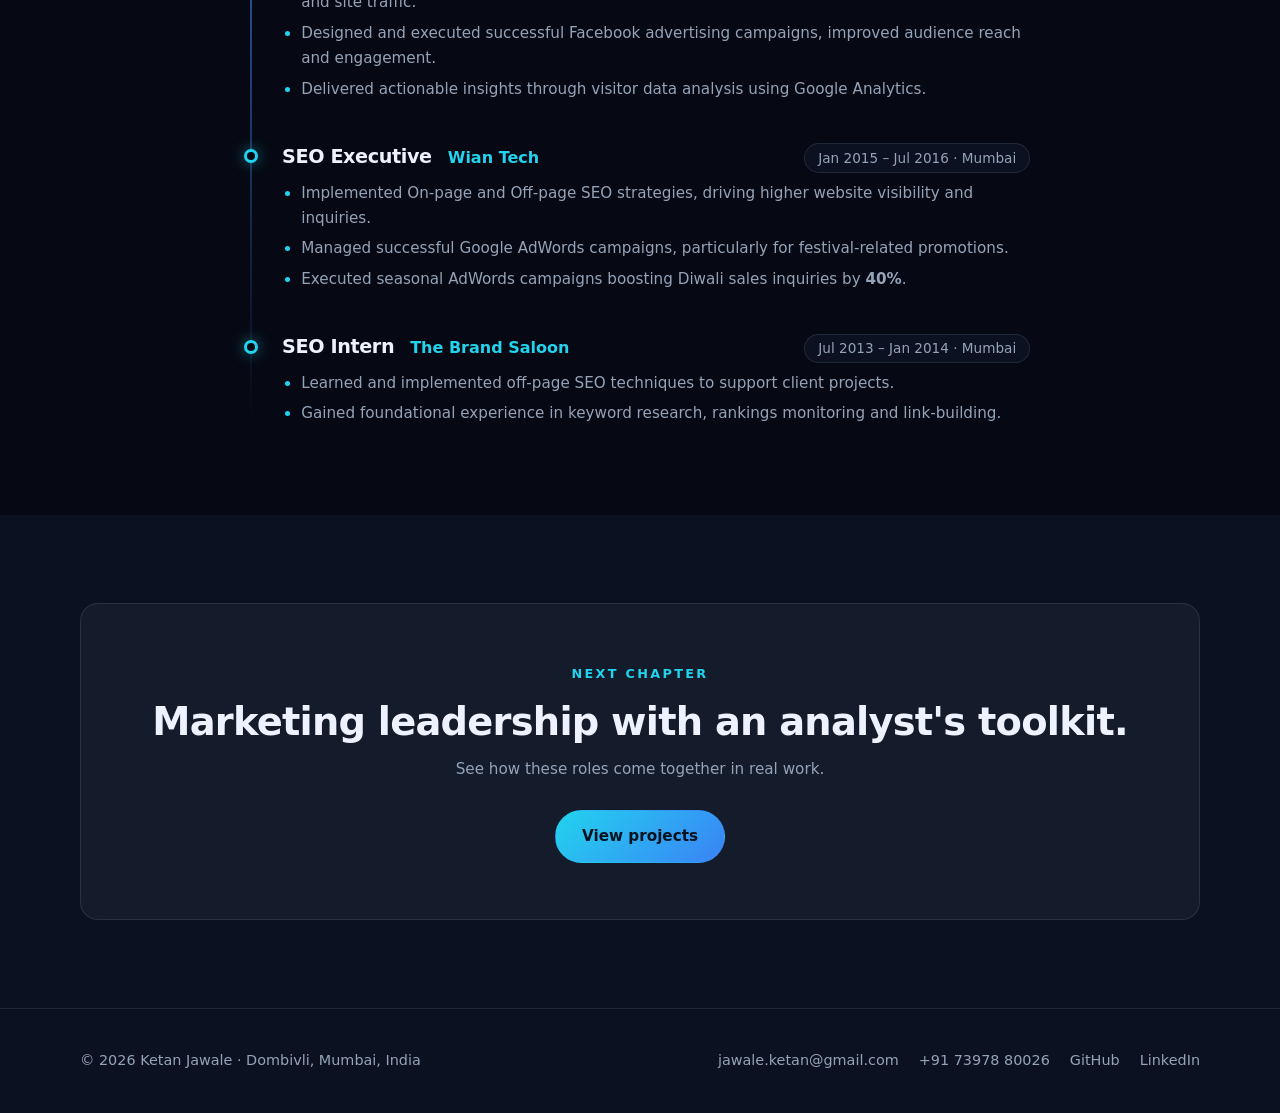
<file: experience.html>
<!DOCTYPE html>
<html lang="en">
<head>
  <meta charset="UTF-8" />
  <meta name="viewport" content="width=device-width, initial-scale=1.0" />
  <title>Experience — Ketan Jawale</title>
  <meta name="description" content="Career timeline of Ketan Jawale — 10+ years across digital marketing and data analytics: SEO leadership, PPC management, and e-commerce sales analysis." />
  <link rel="icon" href="data:image/svg+xml,<svg xmlns='http://www.w3.org/2000/svg' viewBox='0 0 100 100'><rect width='100' height='100' rx='20' fill='%2322d3ee'/><text x='50' y='68' font-size='52' text-anchor='middle' font-family='sans-serif' font-weight='bold' fill='%2304121f'>K</text></svg>" />
  <link rel="stylesheet" href="css/style.css" />
</head>
<body>
  <!-- ================= Header ================= -->
  <header class="site-header">
    <div class="container nav">
      <a class="brand" href="index.html">
        <span>Ketan<span class="accent">.</span> &nbsp;</span>
        <span class="brand-tag">Marketing × Data</span>
      </a>
      <button class="nav-toggle" aria-expanded="false" aria-controls="nav-menu" aria-label="Toggle navigation menu">
        <span class="bar"></span>
        <span class="bar"></span>
        <span class="bar"></span>
      </button>
      <nav aria-label="Primary">
        <ul class="nav-list" id="nav-menu">
          <li><a href="index.html">Home</a></li>
          <li><a href="about.html">About</a></li>
          <li><a href="experience.html" aria-current="page">Experience</a></li>
          <li><a href="projects.html">Projects</a></li>
          <li><a href="contact.html">Contact</a></li>
        </ul>
      </nav>
    </div>
  </header>

  <main>
    <!-- ================= Page hero ================= -->
    <section class="page-hero">
      <div class="container">
        <span class="eyebrow">Experience</span>
        <h1>Ten years,<br />measured in outcomes.</h1>
        <p class="lead">
          From SEO intern to Sr. SEO Executive and data analyst — every role below is summarized
          exactly as it appears on my résumé, with the numbers it produced.
        </p>
      </div>
    </section>

    <!-- ================= Timeline ================= -->
    <section class="section">
      <div class="container">
        <div class="timeline">

          <article class="tl-item reveal">
            <div class="tl-meta">
              <h2 class="tl-role">Data Analyst Intern</h2>
              <span class="tl-company">Internship Studio</span>
              <span class="tl-date">Jan 2025 – Aug 2025 · Mumbai</span>
            </div>
            <ul>
              <li>Analyzed sales trends of an e-commerce company and derived meaningful insights.</li>
              <li>Performed customer segmentation to identify key customer groups.</li>
              <li>Used statistical and visualization techniques to present findings.</li>
              <li>Built a sales forecast model based on historical data.</li>
              <li>Provided business recommendations to improve revenue and customer retention.</li>
              <li>Project: <a href="https://github.com/jawaleketan/olist-ecommerce-sales-analysis-forecasting" target="_blank" rel="noopener">olist-ecommerce-sales-analysis-forecasting</a></li>
            </ul>
          </article>

          <article class="tl-item reveal">
            <div class="tl-meta">
              <h2 class="tl-role">SEO Executive</h2>
              <span class="tl-company">AGR Technologies</span>
              <span class="tl-date">Jul 2024 – Dec 2024 · Mumbai</span>
            </div>
            <ul>
              <li>Designed competitive SEO strategies aligned with client business objectives.</li>
              <li>Optimized website architecture and content for high-value keyword rankings.</li>
              <li>Developed link-building strategies improving domain authority by <strong>35%</strong>.</li>
              <li>Generated performance reports using Google Analytics with actionable insights.</li>
              <li>Generated leads from organic traffic through Google search engine.</li>
            </ul>
          </article>

          <article class="tl-item reveal">
            <div class="tl-meta">
              <h2 class="tl-role">Sr. SEO Executive</h2>
              <span class="tl-company">IOTAP Inc.</span>
              <span class="tl-date">May 2018 – Jun 2024 · Mumbai</span>
            </div>
            <ul>
              <li>Increased organic traffic by <strong>250%</strong> for Work365apps.com through comprehensive SEO strategies.</li>
              <li>Conducted detailed website audits, keyword research, and on-page optimizations to boost search engine visibility.</li>
              <li>Built high-quality backlinks to improve domain authority and site credibility.</li>
              <li>Leveraged tools like SEMrush and Power BI for insightful analytics and reporting.</li>
              <li>Managed Google AdWords campaigns achieving <strong>45% ROI</strong> improvement.</li>
              <li>Created promotional videos, managed video outlets and spearheaded ClickDimensions email campaigns.</li>
              <li>Executed social media strategies increasing engagement by <strong>60%</strong> across platforms.</li>
            </ul>
          </article>

          <article class="tl-item reveal">
            <div class="tl-meta">
              <h2 class="tl-role">Digital Marketing Manager</h2>
              <span class="tl-company">Aimax Provider</span>
              <span class="tl-date">Apr 2017 – Apr 2018 · Mumbai</span>
            </div>
            <ul>
              <li>Conducted in-depth keyword research and created SEO audit reports.</li>
              <li>Boosted Linkcue.com's organic traffic by <strong>200%</strong> through SEO optimization.</li>
              <li>Improved Google AdWords ROI by <strong>30%</strong> via targeted campaign management.</li>
              <li>Enhanced social media engagement metrics by <strong>45%</strong> through platform optimization.</li>
            </ul>
          </article>

          <article class="tl-item reveal">
            <div class="tl-meta">
              <h2 class="tl-role">Digital Marketing Executive</h2>
              <span class="tl-company">Shubh TV</span>
              <span class="tl-date">Jul 2016 – Feb 2017 · Mumbai</span>
            </div>
            <ul>
              <li>Handled video content uploads website using Insta OTT platform, improved user engagement and site traffic.</li>
              <li>Designed and executed successful Facebook advertising campaigns, improved audience reach and engagement.</li>
              <li>Delivered actionable insights through visitor data analysis using Google Analytics.</li>
            </ul>
          </article>

          <article class="tl-item reveal">
            <div class="tl-meta">
              <h2 class="tl-role">SEO Executive</h2>
              <span class="tl-company">Wian Tech</span>
              <span class="tl-date">Jan 2015 – Jul 2016 · Mumbai</span>
            </div>
            <ul>
              <li>Implemented On-page and Off-page SEO strategies, driving higher website visibility and inquiries.</li>
              <li>Managed successful Google AdWords campaigns, particularly for festival-related promotions.</li>
              <li>Executed seasonal AdWords campaigns boosting Diwali sales inquiries by <strong>40%</strong>.</li>
            </ul>
          </article>

          <article class="tl-item reveal">
            <div class="tl-meta">
              <h2 class="tl-role">SEO Intern</h2>
              <span class="tl-company">The Brand Saloon</span>
              <span class="tl-date">Jul 2013 – Jan 2014 · Mumbai</span>
            </div>
            <ul>
              <li>Learned and implemented off-page SEO techniques to support client projects.</li>
              <li>Gained foundational experience in keyword research, rankings monitoring and link-building.</li>
            </ul>
          </article>

        </div>
      </div>
    </section>

    <!-- ================= CTA ================= -->
    <section class="section section-alt">
      <div class="container">
        <div class="card reveal cta-card">
          <span class="eyebrow">Next chapter</span>
          <h2>Marketing leadership with an analyst's toolkit.</h2>
          <p class="lead">See how these roles come together in real work.</p>
          <a class="btn btn-primary" href="projects.html">View projects</a>
        </div>
      </div>
    </section>
  </main>

  <!-- ================= Footer ================= -->
  <footer class="site-footer">
    <div class="container footer-inner">
      <p>© <span id="year">2026</span> Ketan Jawale · Dombivli, Mumbai, India</p>
      <div class="footer-links">
        <a href="mailto:jawale.ketan@gmail.com">jawale.ketan@gmail.com</a>
        <a href="tel:+917397880026">+91 73978 80026</a>
        <a href="https://github.com/jawaleketan" target="_blank" rel="noopener">GitHub</a>
        <a href="https://www.linkedin.com/" target="_blank" rel="noopener">LinkedIn</a>
      </div>
    </div>
  </footer>

  <script src="js/main.js"></script>
</body>
</html>
</file>
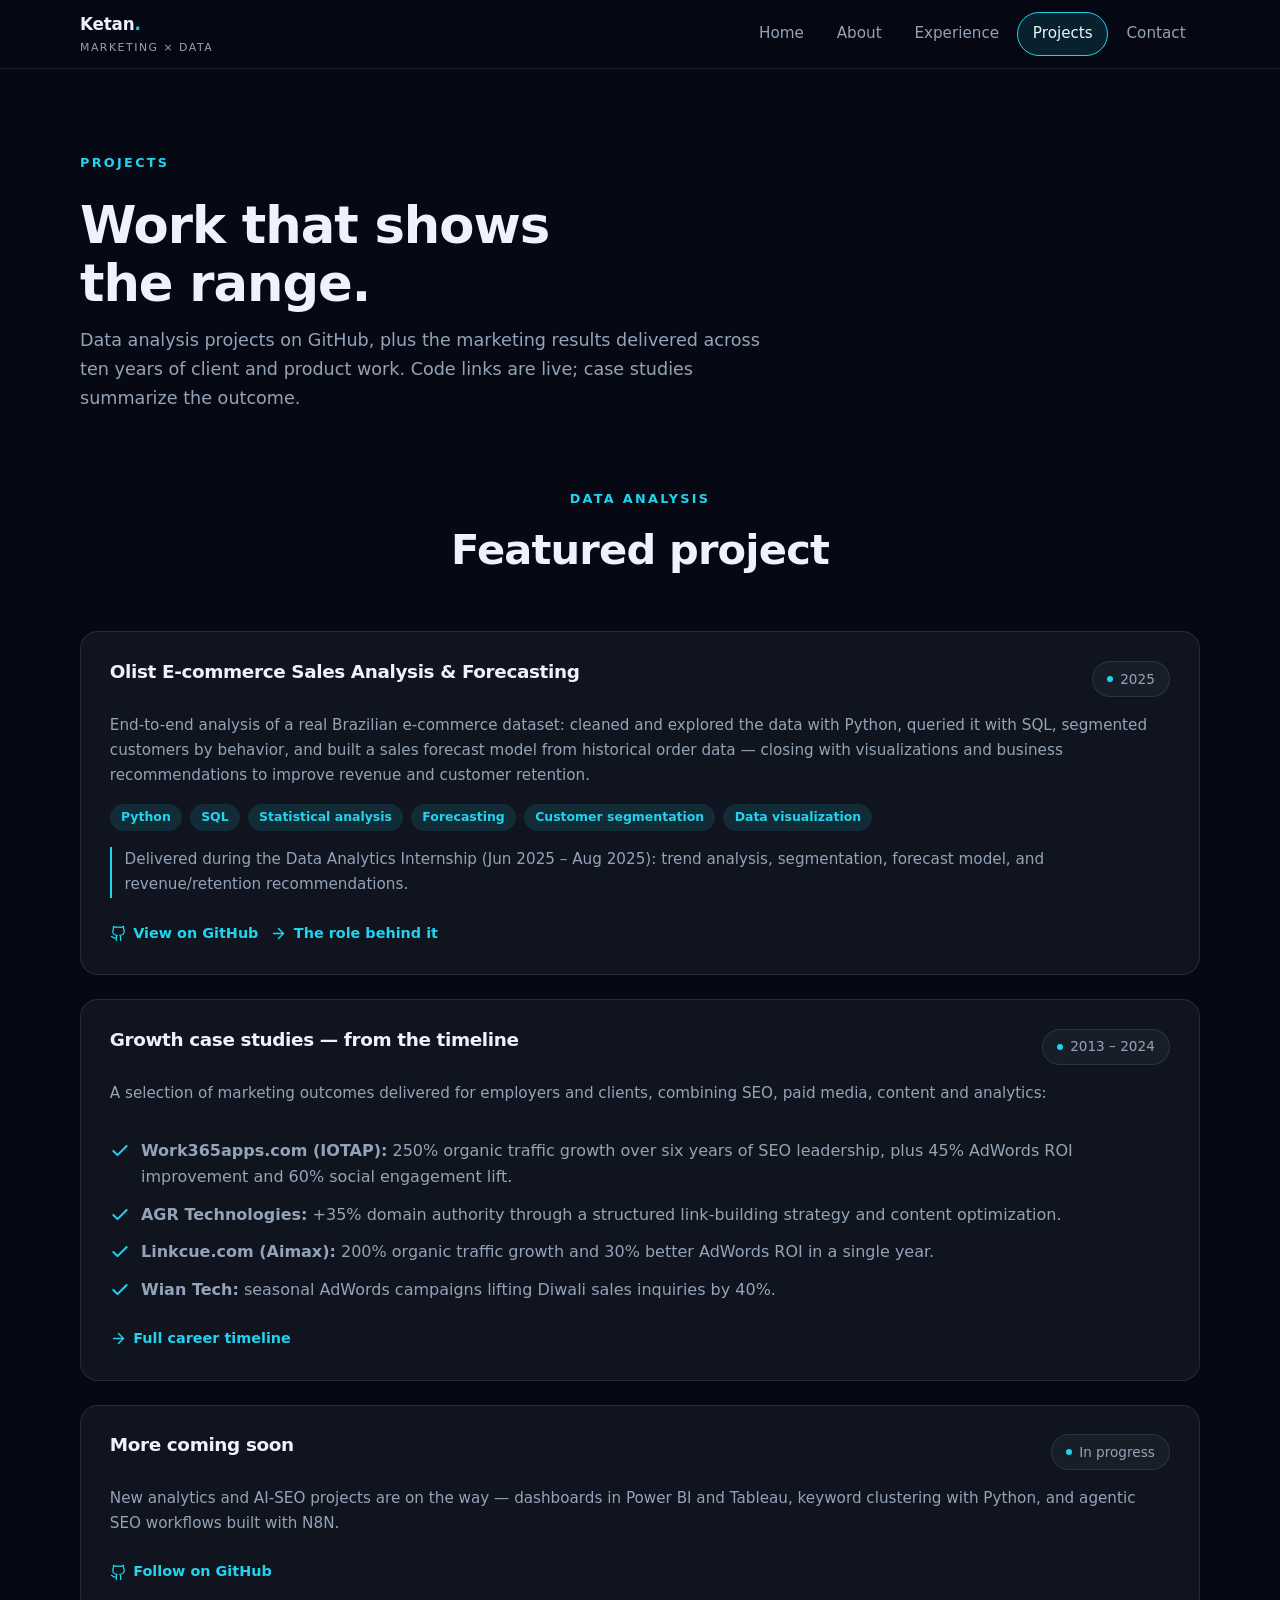
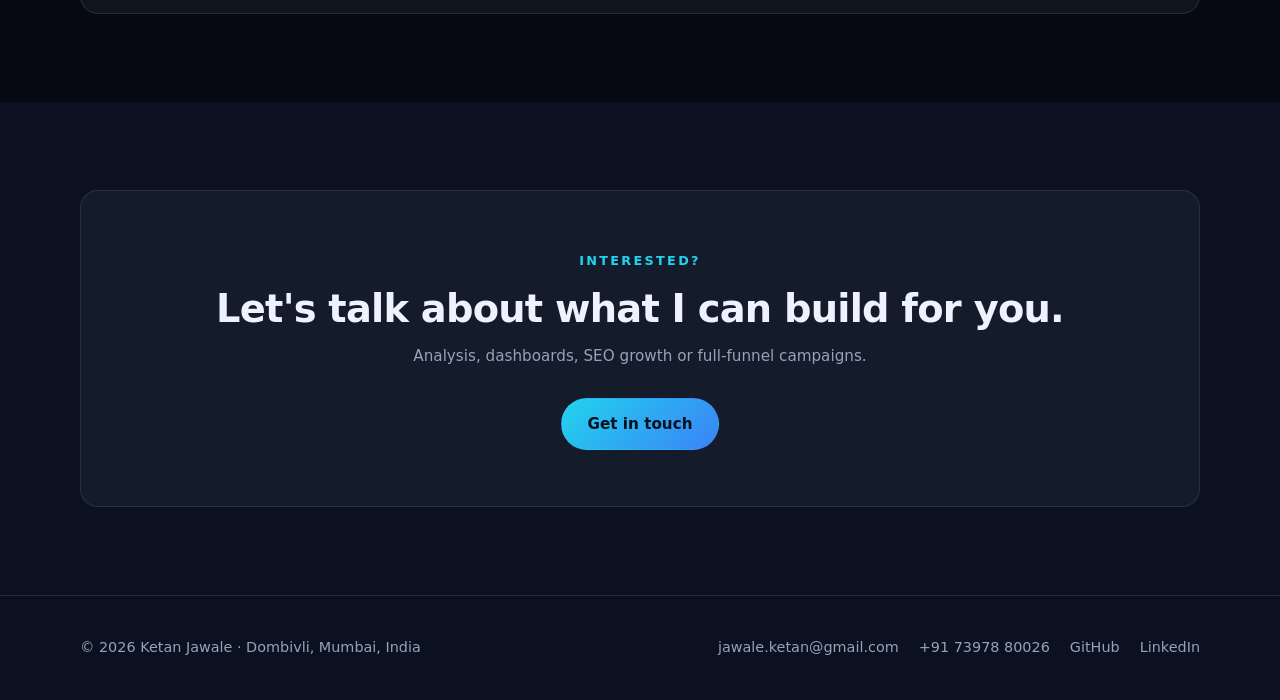
<file: projects.html>
<!DOCTYPE html>
<html lang="en">
<head>
  <meta charset="UTF-8" />
  <meta name="viewport" content="width=device-width, initial-scale=1.0" />
  <title>Projects — Ketan Jawale</title>
  <meta name="description" content="Projects by Ketan Jawale — e-commerce sales analysis and forecasting with Python, SQL and BI, plus marketing growth case studies." />
  <link rel="icon" href="data:image/svg+xml,<svg xmlns='http://www.w3.org/2000/svg' viewBox='0 0 100 100'><rect width='100' height='100' rx='20' fill='%2322d3ee'/><text x='50' y='68' font-size='52' text-anchor='middle' font-family='sans-serif' font-weight='bold' fill='%2304121f'>K</text></svg>" />
  <link rel="stylesheet" href="css/style.css" />
</head>
<body>
  <!-- ================= Header ================= -->
  <header class="site-header">
    <div class="container nav">
      <a class="brand" href="index.html">
        <span>Ketan<span class="accent">.</span> &nbsp;</span>
        <span class="brand-tag">Marketing × Data</span>
      </a>
      <button class="nav-toggle" aria-expanded="false" aria-controls="nav-menu" aria-label="Toggle navigation menu">
        <span class="bar"></span>
        <span class="bar"></span>
        <span class="bar"></span>
      </button>
      <nav aria-label="Primary">
        <ul class="nav-list" id="nav-menu">
          <li><a href="index.html">Home</a></li>
          <li><a href="about.html">About</a></li>
          <li><a href="experience.html">Experience</a></li>
          <li><a href="projects.html" aria-current="page">Projects</a></li>
          <li><a href="contact.html">Contact</a></li>
        </ul>
      </nav>
    </div>
  </header>

  <main>
    <!-- ================= Page hero ================= -->
    <section class="page-hero">
      <div class="container">
        <span class="eyebrow">Projects</span>
        <h1>Work that shows<br />the range.</h1>
        <p class="lead">
          Data analysis projects on GitHub, plus the marketing results delivered across ten years of
          client and product work. Code links are live; case studies summarize the outcome.
        </p>
      </div>
    </section>

    <!-- ================= Projects ================= -->
    <section class="section">
      <div class="container">
        <div class="section-head reveal">
          <span class="eyebrow">Data analysis</span>
          <h2>Featured project</h2>
        </div>

        <div class="grid">
          <article class="card project-card reveal">
            <div class="project-head">
              <h3>Olist E-commerce Sales Analysis &amp; Forecasting</h3>
              <span class="tag"><span class="dot"></span>2025</span>
            </div>
            <p>
              End-to-end analysis of a real Brazilian e-commerce dataset: cleaned and explored the data
              with Python, queried it with SQL, segmented customers by behavior, and built a sales
              forecast model from historical order data — closing with visualizations and business
              recommendations to improve revenue and customer retention.
            </p>
            <div class="stack">
              <span>Python</span>
              <span>SQL</span>
              <span>Statistical analysis</span>
              <span>Forecasting</span>
              <span>Customer segmentation</span>
              <span>Data visualization</span>
            </div>
            <p class="project-note">
              Delivered during the Data Analytics Internship (Jun 2025 – Aug 2025): trend analysis,
              segmentation, forecast model, and revenue/retention recommendations.
            </p>
            <div class="project-links">
              <a href="https://github.com/jawaleketan/olist-ecommerce-sales-analysis-forecasting" target="_blank" rel="noopener">
                <svg viewBox="0 0 24 24" fill="none" stroke="currentColor" stroke-width="1.8" stroke-linecap="round" stroke-linejoin="round" aria-hidden="true"><path d="M15 22v-4a4.8 4.8 0 0 0-1-3.5c3 0 6-2 6-5.5.08-1.25-.27-2.48-1-3.5.28-1.15.28-2.35 0-3.5 0 0-1 0-3 1.5-2.64-.5-5.36-.5-8 0C6 2 5 2 5 2c-.3 1.15-.3 2.35 0 3.5A5.4 5.4 0 0 0 4 9c0 3.5 3 5.5 6 5.5-.39.49-.68 1.05-.85 1.65-.17.6-.22 1.23-.15 1.85v4"/><path d="M9 18c-4.51 2-5-2-7-2"/></svg>
                View on GitHub
              </a>
              <a href="experience.html">
                <svg viewBox="0 0 24 24" width="17" height="17" fill="none" stroke="currentColor" stroke-width="2" stroke-linecap="round" stroke-linejoin="round" aria-hidden="true"><path d="M5 12h14"/><path d="m12 5 7 7-7 7"/></svg>
                The role behind it
              </a>
            </div>
          </article>

          <article class="card project-card reveal">
            <div class="project-head">
              <h3>Growth case studies — from the timeline</h3>
              <span class="tag"><span class="dot"></span>2013 – 2024</span>
            </div>
            <p>
              A selection of marketing outcomes delivered for employers and clients, combining SEO,
              paid media, content and analytics:
            </p>
            <ul class="check-list">
              <li>
                <svg viewBox="0 0 24 24" fill="none" stroke="currentColor" stroke-width="2.4" stroke-linecap="round" stroke-linejoin="round" aria-hidden="true"><path d="M20 6 9 17l-5-5"/></svg>
                <span><strong>Work365apps.com (IOTAP):</strong> 250% organic traffic growth over six years of SEO leadership, plus 45% AdWords ROI improvement and 60% social engagement lift.</span>
              </li>
              <li>
                <svg viewBox="0 0 24 24" fill="none" stroke="currentColor" stroke-width="2.4" stroke-linecap="round" stroke-linejoin="round" aria-hidden="true"><path d="M20 6 9 17l-5-5"/></svg>
                <span><strong>AGR Technologies:</strong> +35% domain authority through a structured link-building strategy and content optimization.</span>
              </li>
              <li>
                <svg viewBox="0 0 24 24" fill="none" stroke="currentColor" stroke-width="2.4" stroke-linecap="round" stroke-linejoin="round" aria-hidden="true"><path d="M20 6 9 17l-5-5"/></svg>
                <span><strong>Linkcue.com (Aimax):</strong> 200% organic traffic growth and 30% better AdWords ROI in a single year.</span>
              </li>
              <li>
                <svg viewBox="0 0 24 24" fill="none" stroke="currentColor" stroke-width="2.4" stroke-linecap="round" stroke-linejoin="round" aria-hidden="true"><path d="M20 6 9 17l-5-5"/></svg>
                <span><strong>Wian Tech:</strong> seasonal AdWords campaigns lifting Diwali sales inquiries by 40%.</span>
              </li>
            </ul>
            <div class="project-links">
              <a href="experience.html">
                <svg viewBox="0 0 24 24" width="17" height="17" fill="none" stroke="currentColor" stroke-width="2" stroke-linecap="round" stroke-linejoin="round" aria-hidden="true"><path d="M5 12h14"/><path d="m12 5 7 7-7 7"/></svg>
                Full career timeline
              </a>
            </div>
          </article>

          <article class="card project-card reveal">
            <div class="project-head">
              <h3>More coming soon</h3>
              <span class="tag"><span class="dot"></span>In progress</span>
            </div>
            <p>
              New analytics and AI-SEO projects are on the way — dashboards in Power BI and Tableau,
              keyword clustering with Python, and agentic SEO workflows built with N8N.
            </p>
            <div class="project-links">
              <a href="https://github.com/jawaleketan" target="_blank" rel="noopener">
                <svg viewBox="0 0 24 24" fill="none" stroke="currentColor" stroke-width="1.8" stroke-linecap="round" stroke-linejoin="round" aria-hidden="true"><path d="M15 22v-4a4.8 4.8 0 0 0-1-3.5c3 0 6-2 6-5.5.08-1.25-.27-2.48-1-3.5.28-1.15.28-2.35 0-3.5 0 0-1 0-3 1.5-2.64-.5-5.36-.5-8 0C6 2 5 2 5 2c-.3 1.15-.3 2.35 0 3.5A5.4 5.4 0 0 0 4 9c0 3.5 3 5.5 6 5.5-.39.49-.68 1.05-.85 1.65-.17.6-.22 1.23-.15 1.85v4"/><path d="M9 18c-4.51 2-5-2-7-2"/></svg>
                Follow on GitHub
              </a>
            </div>
          </article>
        </div>
      </div>
    </section>

    <!-- ================= CTA ================= -->
    <section class="section section-alt">
      <div class="container">
        <div class="card reveal cta-card">
          <span class="eyebrow">Interested?</span>
          <h2>Let's talk about what I can build for you.</h2>
          <p class="lead">Analysis, dashboards, SEO growth or full-funnel campaigns.</p>
          <a class="btn btn-primary" href="contact.html">Get in touch</a>
        </div>
      </div>
    </section>
  </main>

  <!-- ================= Footer ================= -->
  <footer class="site-footer">
    <div class="container footer-inner">
      <p>© <span id="year">2026</span> Ketan Jawale · Dombivli, Mumbai, India</p>
      <div class="footer-links">
        <a href="mailto:jawale.ketan@gmail.com">jawale.ketan@gmail.com</a>
        <a href="tel:+917397880026">+91 73978 80026</a>
        <a href="https://github.com/jawaleketan" target="_blank" rel="noopener">GitHub</a>
        <a href="https://www.linkedin.com/" target="_blank" rel="noopener">LinkedIn</a>
      </div>
    </div>
  </footer>

  <script src="js/main.js"></script>
</body>
</html>
</file>
<file: css/style.css>
/* ============================================================
   Ketan Jawale — Portfolio
   Design system: "Dark Analytics" (see design.md)
   All tokens live here in :root — change them to re-theme.
   ============================================================ */

:root {
  /* Surfaces */
  --bg: #060913;
  --bg-soft: #0b1120;
  --card: rgba(148, 163, 184, 0.07);
  --card-hover: rgba(148, 163, 184, 0.12);
  --border: rgba(148, 163, 184, 0.16);
  --border-strong: rgba(148, 163, 184, 0.32);

  /* Accent duotone */
  --accent: #22d3ee;        /* cyan */
  --accent-2: #3b82f6;      /* blue */
  --accent-soft: rgba(34, 211, 238, 0.12);

  /* Text */
  --text: #eef2ff;
  --muted: #94a3b8;

  /* Feedback */
  --success: #34d399;
  --danger: #f87171;

  /* Shape & motion */
  --radius: 18px;
  --radius-sm: 12px;
  --speed: 0.3s;

  --font: "Segoe UI", system-ui, -apple-system, "Helvetica Neue", Arial, sans-serif;
}

/* ---------- Reset & base ---------- */
*,
*::before,
*::after {
  box-sizing: border-box;
  margin: 0;
  padding: 0;
}

html {
  scroll-behavior: smooth;
}

body {
  font-family: var(--font);
  background: var(--bg);
  color: var(--text);
  line-height: 1.65;
  min-height: 100vh;
  overflow-x: hidden;
}

img {
  max-width: 100%;
  display: block;
}

a {
  color: var(--accent);
  text-decoration: none;
}

a:hover {
  text-decoration: underline;
}

:focus-visible {
  outline: 2px solid var(--accent);
  outline-offset: 3px;
  border-radius: 4px;
}

::selection {
  background: var(--accent-soft);
  color: var(--text);
}

/* ---------- Layout ---------- */
.container {
  width: min(1120px, 92%);
  margin-inline: auto;
}

.section {
  padding: 5.5rem 0;
}

.section-alt {
  background: var(--bg-soft);
}

.section-head {
  max-width: 640px;
  margin: 0 auto 3.5rem;
  text-align: center;
}

.section-head h2 {
  font-size: clamp(1.9rem, 3.5vw, 2.6rem);
  line-height: 1.2;
}

.section-head p {
  color: var(--muted);
  margin-top: 0.75rem;
}

/* ---------- Type ---------- */
h1, h2, h3 {
  line-height: 1.15;
  letter-spacing: -0.02em;
  font-weight: 700;
}

.eyebrow {
  display: inline-block;
  font-size: 0.8rem;
  font-weight: 700;
  letter-spacing: 0.18em;
  text-transform: uppercase;
  color: var(--accent);
  margin-bottom: 1rem;
}

.lead {
  font-size: 1.1rem;
  color: var(--muted);
}

.mono {
  font-family: "Cascadia Code", "SF Mono", Consolas, monospace;
}

.accent {
  color: var(--accent);
}

/* ---------- Buttons ---------- */
.btn {
  display: inline-flex;
  align-items: center;
  gap: 0.5rem;
  padding: 0.8rem 1.6rem;
  border-radius: 999px;
  border: 1px solid transparent;
  font-weight: 600;
  font-size: 0.95rem;
  cursor: pointer;
  transition: transform var(--speed) ease, box-shadow var(--speed) ease,
    background var(--speed) ease, border-color var(--speed) ease;
  text-decoration: none;
}

.btn:hover {
  text-decoration: none;
  transform: translateY(-2px);
}

.btn-primary {
  background: linear-gradient(135deg, var(--accent), var(--accent-2));
  color: #04121f;
}

.btn-primary:hover {
  box-shadow: 0 10px 30px rgba(34, 211, 238, 0.25);
}

.btn-ghost {
  border-color: var(--border-strong);
  color: var(--text);
  background: transparent;
}

.btn-ghost:hover {
  border-color: var(--accent);
  background: var(--accent-soft);
}

/* ---------- Header / nav ---------- */
.site-header {
  position: sticky;
  top: 0;
  z-index: 50;
  background: rgba(6, 9, 19, 0.8);
  backdrop-filter: blur(14px);
  -webkit-backdrop-filter: blur(14px);
  border-bottom: 1px solid var(--border);
}

.nav {
  display: flex;
  align-items: center;
  justify-content: space-between;
  min-height: 68px;
  gap: 1rem;
}

.brand {
  font-weight: 800;
  font-size: 1.05rem;
  letter-spacing: -0.01em;
  color: var(--text);
}

.brand:hover {
  text-decoration: none;
}

.brand .accent {
  color: var(--accent);
}

.brand-tag {
  display: block;
  font-size: 0.68rem;
  font-weight: 500;
  letter-spacing: 0.14em;
  text-transform: uppercase;
  color: var(--muted);
}

.nav-list {
  display: flex;
  align-items: center;
  gap: 0.25rem;
  list-style: none;
}

.nav-list a {
  display: block;
  padding: 0.5rem 0.9rem;
  border-radius: 999px;
  color: var(--muted);
  font-weight: 500;
  font-size: 0.95rem;
  transition: color var(--speed) ease, background var(--speed) ease;
}

.nav-list a:hover {
  color: var(--text);
  background: var(--card);
  text-decoration: none;
}

.nav-list a[aria-current="page"] {
  color: var(--text);
  background: var(--accent-soft);
  border: 1px solid var(--accent);
}

/* Hamburger */
.nav-toggle {
  display: none;
  flex-direction: column;
  justify-content: center;
  gap: 5px;
  width: 44px;
  height: 44px;
  padding: 10px;
  background: none;
  border: 1px solid var(--border);
  border-radius: var(--radius-sm);
  cursor: pointer;
}

.nav-toggle .bar {
  height: 2px;
  width: 100%;
  background: var(--text);
  border-radius: 2px;
  transition: transform var(--speed) ease, opacity var(--speed) ease;
}

.nav-toggle[aria-expanded="true"] .bar:nth-child(1) { transform: translateY(7px) rotate(45deg); }
.nav-toggle[aria-expanded="true"] .bar:nth-child(2) { opacity: 0; }
.nav-toggle[aria-expanded="true"] .bar:nth-child(3) { transform: translateY(-7px) rotate(-45deg); }

/* ---------- Hero ---------- */
.hero {
  position: relative;
  padding: 7rem 0 6rem;
  overflow: hidden;
}

.hero-glow {
  position: absolute;
  border-radius: 50%;
  filter: blur(110px);
  opacity: 0.35;
  pointer-events: none;
}

.hero-glow-1 {
  width: 480px;
  height: 480px;
  background: var(--accent);
  top: -180px;
  right: -120px;
}

.hero-glow-2 {
  width: 380px;
  height: 380px;
  background: var(--accent-2);
  bottom: -160px;
  left: -140px;
  opacity: 0.25;
}

.hero-inner {
  position: relative;
  max-width: 820px;
}

.hero h1 {
  font-size: clamp(2.4rem, 6vw, 4rem);
  margin: 0.5rem 0 1rem;
}

.hero .lead {
  max-width: 640px;
}

.hero-cta {
  display: flex;
  flex-wrap: wrap;
  gap: 1rem;
  margin-top: 2.2rem;
}

.hero-tags {
  display: flex;
  flex-wrap: wrap;
  gap: 0.6rem;
  margin-top: 2.5rem;
}

.tag {
  display: inline-flex;
  align-items: center;
  gap: 0.45rem;
  padding: 0.35rem 0.9rem;
  border: 1px solid var(--border);
  border-radius: 999px;
  background: var(--card);
  color: var(--muted);
  font-size: 0.85rem;
}

.tag .dot {
  width: 6px;
  height: 6px;
  border-radius: 50%;
  background: var(--accent);
}

#rotator {
  color: var(--accent);
}

.cursor {
  display: inline-block;
  width: 2px;
  height: 1em;
  margin-left: 2px;
  background: var(--accent);
  vertical-align: -0.15em;
  animation: blink 1s steps(2, start) infinite;
}

@keyframes blink {
  to { visibility: hidden; }
}

/* ---------- Cards & grids ---------- */
.grid {
  display: grid;
  gap: 1.5rem;
}

.grid-2 { grid-template-columns: repeat(2, 1fr); }
.grid-3 { grid-template-columns: repeat(3, 1fr); }
.grid-4 { grid-template-columns: repeat(4, 1fr); }

.card {
  background: var(--card);
  border: 1px solid var(--border);
  border-radius: var(--radius);
  padding: 1.8rem;
  transition: transform var(--speed) ease, border-color var(--speed) ease,
    background var(--speed) ease;
}

.card:hover {
  transform: translateY(-4px);
  border-color: var(--border-strong);
  background: var(--card-hover);
}

.card h3 {
  font-size: 1.15rem;
  margin-bottom: 0.6rem;
}

.card p {
  color: var(--muted);
  font-size: 0.95rem;
}

.card-icon {
  display: inline-flex;
  align-items: center;
  justify-content: center;
  width: 46px;
  height: 46px;
  border-radius: 14px;
  background: var(--accent-soft);
  color: var(--accent);
  margin-bottom: 1.1rem;
}

.card-icon svg {
  width: 24px;
  height: 24px;
}

/* ---------- Stats ---------- */
.stats-band {
  border-top: 1px solid var(--border);
  border-bottom: 1px solid var(--border);
  background: var(--bg-soft);
}

.stat {
  text-align: center;
  padding: 1.5rem 0.5rem;
}

.stat-value {
  font-size: clamp(2rem, 4vw, 2.8rem);
  font-weight: 800;
  color: var(--accent);
  line-height: 1.1;
}

.stat-label {
  color: var(--muted);
  font-size: 0.9rem;
  margin-top: 0.3rem;
}

/* ---------- Skills ---------- */
.skill-group h3 {
  display: flex;
  align-items: center;
  gap: 0.7rem;
  font-size: 1.05rem;
  margin-bottom: 1.1rem;
}

.skill-group h3 .card-icon {
  margin-bottom: 0;
}

.chips {
  display: flex;
  flex-wrap: wrap;
  gap: 0.55rem;
}

.chip {
  padding: 0.38rem 0.85rem;
  border-radius: 999px;
  border: 1px solid var(--border);
  background: var(--bg);
  color: var(--text);
  font-size: 0.85rem;
  transition: border-color var(--speed) ease, color var(--speed) ease;
}

.chip:hover {
  border-color: var(--accent);
  color: var(--accent);
}

/* ---------- Timeline ---------- */
.timeline {
  position: relative;
  max-width: 780px;
  margin-inline: auto;
  padding-left: 2rem;
}

.timeline::before {
  content: "";
  position: absolute;
  left: 0;
  top: 6px;
  bottom: 6px;
  width: 2px;
  background: linear-gradient(var(--accent), var(--accent-2), transparent);
}

.tl-item {
  position: relative;
  padding-bottom: 2.6rem;
}

.tl-item:last-child {
  padding-bottom: 0;
}

.tl-item::before {
  content: "";
  position: absolute;
  left: calc(-2rem - 6px);
  top: 6px;
  width: 14px;
  height: 14px;
  border-radius: 50%;
  background: var(--bg);
  border: 3px solid var(--accent);
  box-shadow: 0 0 14px rgba(34, 211, 238, 0.5);
}

.tl-meta {
  display: flex;
  flex-wrap: wrap;
  align-items: baseline;
  gap: 0.4rem 1rem;
  margin-bottom: 0.5rem;
}

.tl-role {
  font-size: 1.2rem;
  font-weight: 700;
}

.tl-company {
  color: var(--accent);
  font-weight: 600;
}

.tl-date {
  margin-left: auto;
  font-size: 0.85rem;
  color: var(--muted);
  border: 1px solid var(--border);
  border-radius: 999px;
  padding: 0.15rem 0.8rem;
  background: var(--bg-soft);
}

.tl-item ul {
  color: var(--muted);
  padding-left: 1.2rem;
  display: grid;
  gap: 0.35rem;
  font-size: 0.95rem;
}

.tl-item ul li::marker {
  color: var(--accent);
}

/* ---------- Project cards ---------- */
.project-card {
  display: flex;
  flex-direction: column;
  gap: 1rem;
}

.project-head {
  display: flex;
  align-items: flex-start;
  justify-content: space-between;
  gap: 1rem;
}

.project-links {
  display: flex;
  gap: 0.75rem;
  margin-top: auto;
  padding-top: 0.5rem;
}

.project-links a {
  display: inline-flex;
  align-items: center;
  gap: 0.4rem;
  font-size: 0.9rem;
  font-weight: 600;
}

.project-links svg {
  width: 17px;
  height: 17px;
}

.stack {
  display: flex;
  flex-wrap: wrap;
  gap: 0.5rem;
}

.stack span {
  font-size: 0.78rem;
  padding: 0.22rem 0.7rem;
  border-radius: 999px;
  background: var(--accent-soft);
  color: var(--accent);
  font-weight: 600;
}

.project-note {
  font-size: 0.85rem;
  color: var(--muted);
  border-left: 2px solid var(--accent);
  padding-left: 0.8rem;
}

/* ---------- Lists / misc ---------- */
.cert-list {
  display: grid;
  gap: 1rem;
}

.cert-item {
  display: flex;
  gap: 1rem;
  align-items: flex-start;
  background: var(--card);
  border: 1px solid var(--border);
  border-radius: var(--radius);
  padding: 1.3rem 1.5rem;
  transition: border-color var(--speed) ease, background var(--speed) ease;
}

.cert-item:hover {
  border-color: var(--accent);
  background: var(--card-hover);
}

.cert-item h3 {
  font-size: 1.05rem;
}

.cert-item p {
  color: var(--muted);
  font-size: 0.9rem;
  margin-top: 0.2rem;
}

.icon-lg {
  flex-shrink: 0;
  display: inline-flex;
  align-items: center;
  justify-content: center;
  width: 44px;
  height: 44px;
  border-radius: 12px;
  background: var(--accent-soft);
  color: var(--accent);
}

.icon-lg svg {
  width: 22px;
  height: 22px;
}

.check-list {
  list-style: none;
  display: grid;
  gap: 0.7rem;
  color: var(--muted);
}

.check-list li {
  display: flex;
  gap: 0.7rem;
  align-items: flex-start;
}

.check-list svg {
  flex-shrink: 0;
  width: 20px;
  height: 20px;
  color: var(--accent);
  margin-top: 3px;
}

/* ---------- Contact ---------- */
.contact-grid {
  display: grid;
  grid-template-columns: 1fr 1.4fr;
  gap: 2.5rem;
  align-items: start;
}

.contact-cards {
  display: grid;
  gap: 1rem;
}

.contact-card {
  display: flex;
  align-items: center;
  gap: 1rem;
  background: var(--card);
  border: 1px solid var(--border);
  border-radius: var(--radius);
  padding: 1.2rem 1.4rem;
  color: var(--text);
  transition: border-color var(--speed) ease, transform var(--speed) ease;
}

a.contact-card:hover {
  text-decoration: none;
  border-color: var(--accent);
  transform: translateY(-2px);
}

.contact-card span {
  display: block;
}

.contact-card .label {
  font-size: 0.78rem;
  text-transform: uppercase;
  letter-spacing: 0.12em;
  color: var(--muted);
}

.contact-card .value {
  font-weight: 600;
}

.form-grid {
  display: grid;
  gap: 1.2rem;
}

.form-row {
  display: grid;
  grid-template-columns: 1fr 1fr;
  gap: 1.2rem;
}

.field label {
  display: block;
  font-size: 0.85rem;
  font-weight: 600;
  margin-bottom: 0.4rem;
  color: var(--muted);
}

.field input,
.field textarea {
  width: 100%;
  padding: 0.85rem 1rem;
  border-radius: var(--radius-sm);
  border: 1px solid var(--border);
  background: var(--bg);
  color: var(--text);
  font: inherit;
  transition: border-color var(--speed) ease, box-shadow var(--speed) ease;
}

.field input:focus,
.field textarea:focus {
  outline: none;
  border-color: var(--accent);
  box-shadow: 0 0 0 3px var(--accent-soft);
}

.field textarea {
  resize: vertical;
  min-height: 140px;
}

.form-status {
  display: none;
  padding: 0.9rem 1.2rem;
  border-radius: var(--radius-sm);
  font-size: 0.92rem;
}

.form-status.show {
  display: block;
}

.form-status.success {
  background: rgba(52, 211, 153, 0.12);
  border: 1px solid var(--success);
  color: var(--success);
}

.form-status.error {
  background: rgba(248, 113, 113, 0.1);
  border: 1px solid var(--danger);
  color: var(--danger);
}

/* ---------- Footer ---------- */
.site-footer {
  border-top: 1px solid var(--border);
  background: var(--bg-soft);
  padding: 2.5rem 0;
  margin-top: 0;
}

.footer-inner {
  display: flex;
  flex-wrap: wrap;
  align-items: center;
  justify-content: space-between;
  gap: 1rem;
}

.footer-inner p {
  color: var(--muted);
  font-size: 0.9rem;
}

.footer-links {
  display: flex;
  gap: 1.25rem;
}

.footer-links a {
  color: var(--muted);
  font-size: 0.9rem;
}

.footer-links a:hover {
  color: var(--accent);
}

/* ---------- Scroll reveal (JS adds .in when visible) ----------
   Hidden state only applies when JS is available (html.js), so
   content stays visible with JavaScript disabled. */
html.js .reveal {
  opacity: 0;
  transform: translateY(18px);
  transition: opacity 0.55s ease, transform 0.55s ease;
}

html.js .reveal.in {
  opacity: 1;
  transform: none;
}

/* ---------- Utilities ---------- */
.mt-sm { margin-top: 0.6rem; }
.mt-md { margin-top: 1.4rem; }

.prose {
  display: grid;
  gap: 1rem;
}

.prose strong {
  color: var(--text);
}

.card .check-list {
  margin-top: 1rem;
}

.date-line {
  margin-top: 0.4rem;
  font-size: 0.9rem;
}

.split {
  align-items: center;
  gap: 3rem;
}

.split h2 {
  font-size: clamp(1.7rem, 3vw, 2.3rem);
  margin-bottom: 1rem;
}

.cta-card {
  text-align: center;
  padding: 3.5rem 2rem;
}

.cta-card h2 {
  font-size: clamp(1.7rem, 3vw, 2.4rem);
  margin-bottom: 0.8rem;
}

.cta-card .lead {
  max-width: 560px;
  margin: 0 auto 1.8rem;
}

/* ---------- Page hero (inner pages) ---------- */
.page-hero {
  padding: 5rem 0 3.5rem;
}

.page-hero h1 {
  font-size: clamp(2.1rem, 5vw, 3.2rem);
  margin: 0.4rem 0 0.8rem;
}

.page-hero .lead {
  max-width: 680px;
}

.page-hero + .section {
  padding-top: 1rem;
}

/* ---------- Responsive ---------- */
@media (max-width: 900px) {
  .grid-4 { grid-template-columns: repeat(2, 1fr); }
  .grid-3 { grid-template-columns: repeat(2, 1fr); }
  .contact-grid { grid-template-columns: 1fr; }
}

@media (max-width: 768px) {
  .nav-toggle { display: flex; }

  .nav-list {
    position: absolute;
    top: 100%;
    left: 0;
    right: 0;
    flex-direction: column;
    align-items: stretch;
    gap: 0.25rem;
    padding: 1rem 4%;
    background: rgba(6, 9, 19, 0.97);
    border-bottom: 1px solid var(--border);
    display: none;
  }

  .nav-list.open { display: flex; }

  .nav-list a {
    padding: 0.8rem 1rem;
  }

  .grid-2 { grid-template-columns: 1fr; }
  .grid-3 { grid-template-columns: 1fr; }
  .grid-4 { grid-template-columns: repeat(2, 1fr); }
  .form-row { grid-template-columns: 1fr; }
  .tl-date { margin-left: 0; }
  .section { padding: 4rem 0; }
  .hero { padding: 4.5rem 0 4rem; }
}

@media (max-width: 480px) {
  .grid-4 { grid-template-columns: 1fr; }
  .btn { width: 100%; justify-content: center; }
  .hero-cta .btn { width: auto; }
}

/* ---------- Reduced motion ---------- */
@media (prefers-reduced-motion: reduce) {
  html { scroll-behavior: auto; }

  *,
  *::before,
  *::after {
    animation-duration: 0.01ms !important;
    animation-iteration-count: 1 !important;
    transition-duration: 0.01ms !important;
  }

  html.js .reveal {
    opacity: 1;
    transform: none;
  }
}
</file>
